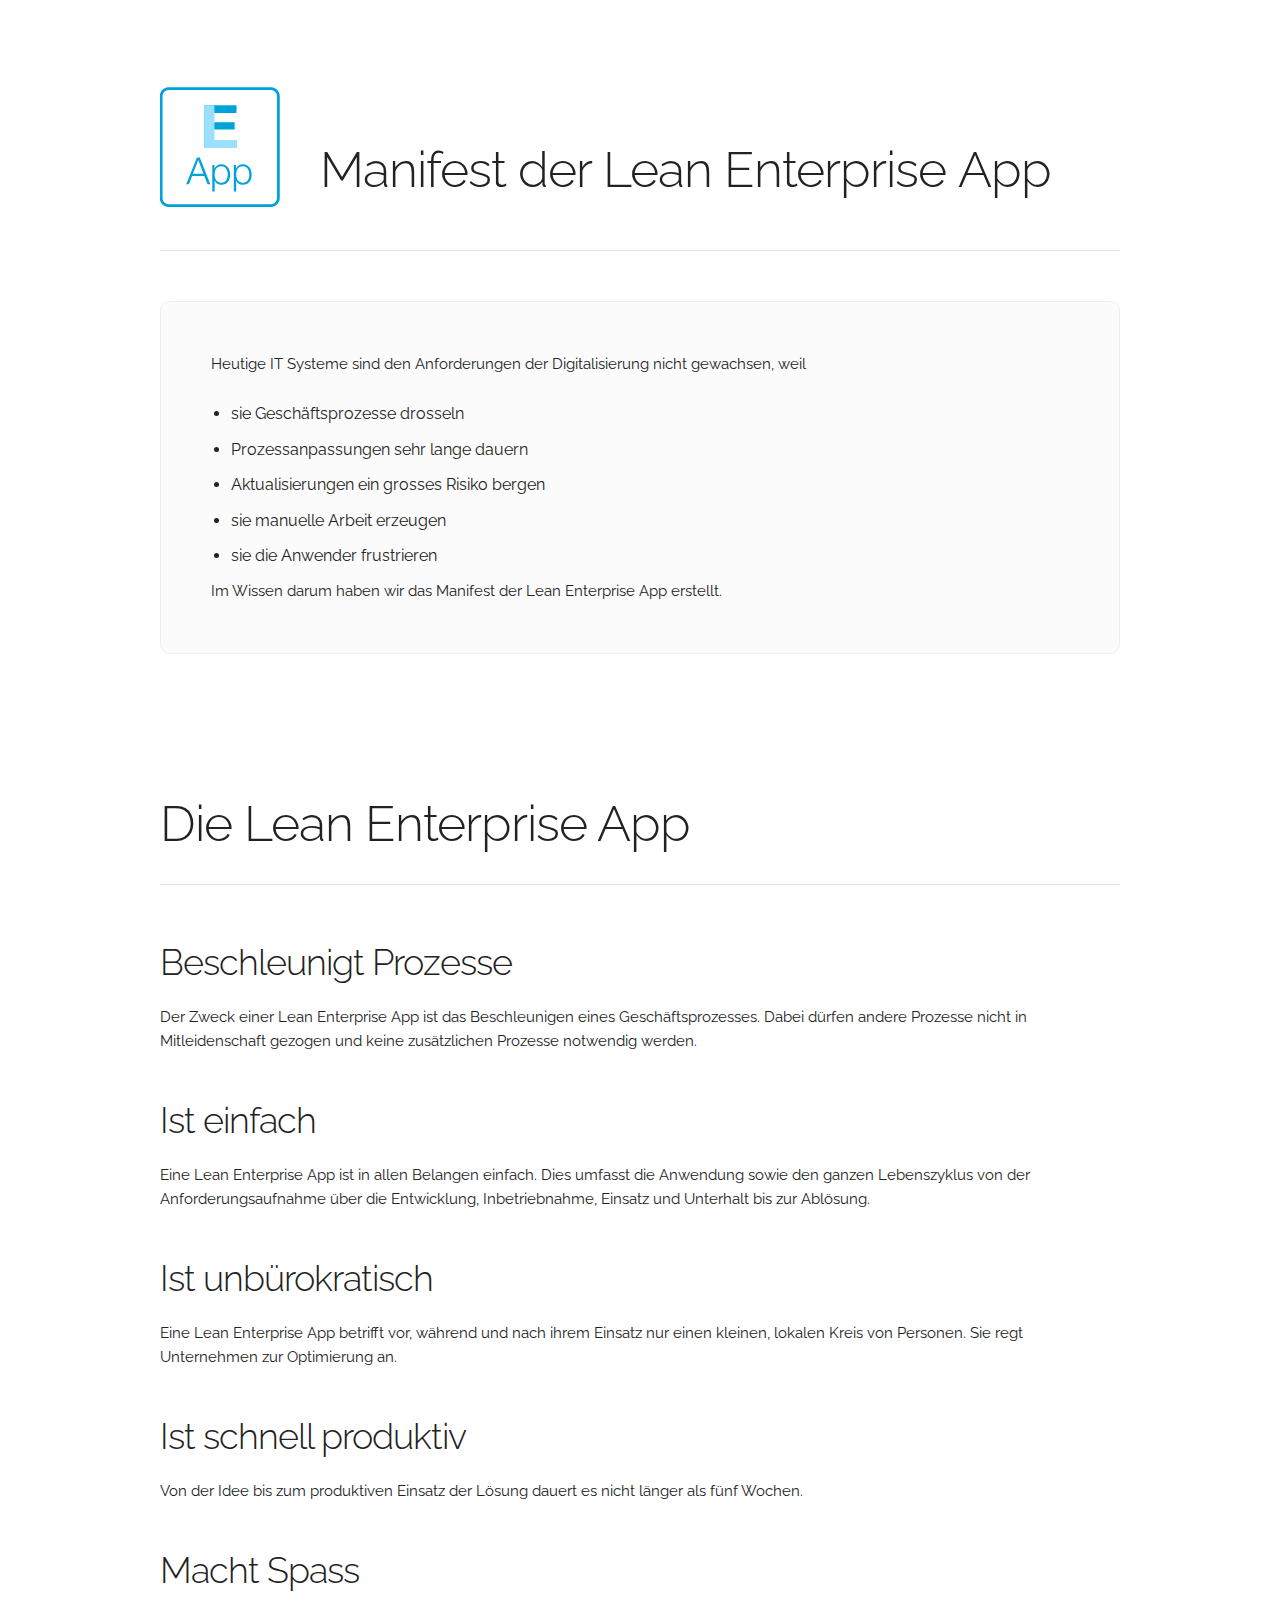
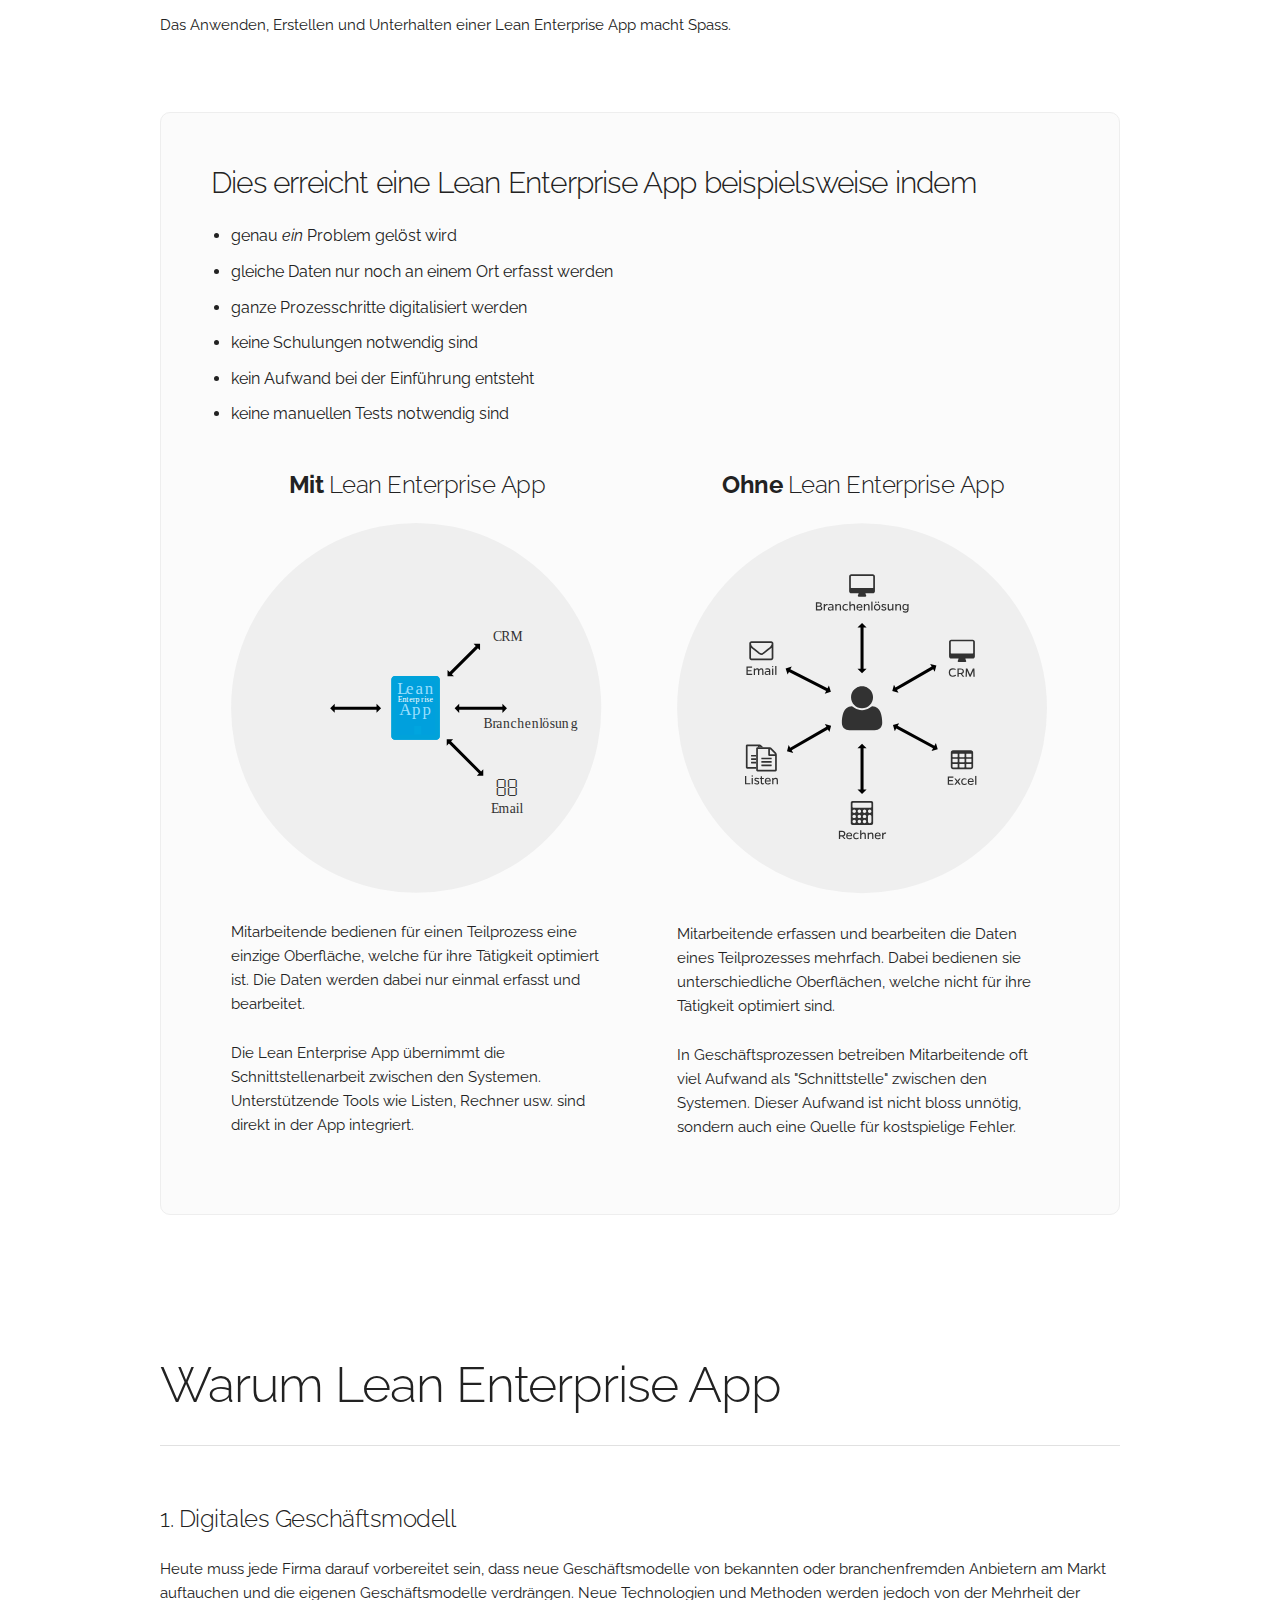
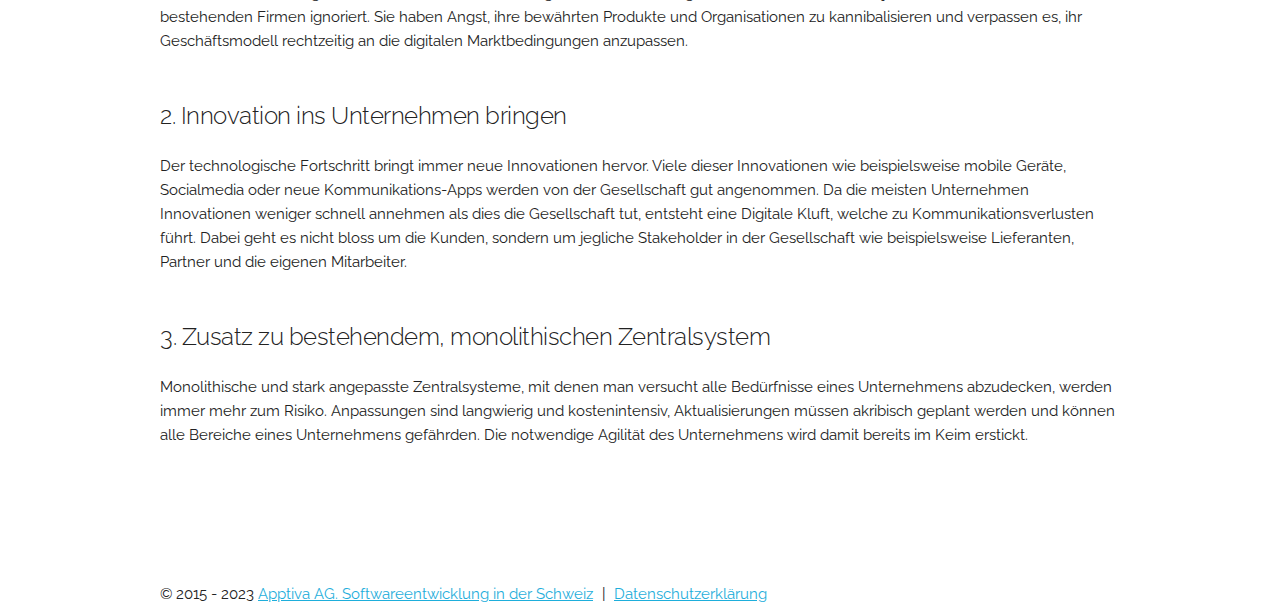
<file: index.html>
<!DOCTYPE html>
<html lang="de">
  <head>
    <!-- Basic Page Needs
  –––––––––––––––––––––––––––––––––––––––––––––––––– -->
    <meta charset="utf-8" />
    <title>Manifest der Lean Enterprise App</title>
    <meta name="description" content="Manifest der Lean Enterprise App" />
    <meta name="author" content="" />

    <!-- Mobile Specific Metas
  –––––––––––––––––––––––––––––––––––––––––––––––––– -->
    <meta name="viewport" content="width=device-width, initial-scale=1" />

    <!-- SEO, OG and Twitter Metas
  –––––––––––––––––––––––––––––––––––––––––––––––––– -->
    <meta name="description" content="Das Manifest der Lean Enterprise App" />
    <meta name="robots" content="noodp" />
    <meta property="og:locale" content="de_DE" />
    <meta property="og:type" content="article" />
    <meta property="og:title" content="Das Manifest der Lean Enterprise App" />
    <meta
      property="og:description"
      content="Eine Lean Enterprise App beschleunigt Prozesse, ist einfach, unbürokratisch, schnell produktiv und macht Spass."
    />
    <meta property="og:url" content="https://lean-enterprise-app.com" />
    <meta property="og:site_name" content="Lean Enterprise App" />
    <meta
      property="og:image"
      content="https://lean-enterprise-app.com/images/Logo@3x.png"
    />
    <meta name="twitter:card" content="summary" />
    <meta
      name="twitter:description"
      content="Eine Lean Enterprise App beschleunigt Prozesse, ist einfach, unbürokratisch, schnell produktiv und macht Spass."
    />
    <meta name="twitter:title" content="Das Manifest der Lean Enterprise App" />
    <meta name="twitter:site" content="@leaneapp" />
    <meta
      name="twitter:image"
      content="https://lean-enterprise-app.com/images/Logo@3x.png"
    />
    <meta name="twitter:creator" content="@leaneapp" />

    <!-- FONT
  –––––––––––––––––––––––––––––––––––––––––––––––––– -->
    <link
      href="https://fonts.googleapis.com/css?family=Raleway:400,300,600"
      rel="stylesheet"
      type="text/css"
    />

    <!-- CSS
  –––––––––––––––––––––––––––––––––––––––––––––––––– -->
    <link rel="stylesheet" href="css/normalize.css" />
    <link rel="stylesheet" href="css/skeleton.css" />
    <link rel="stylesheet" href="css/custom.css" />
    <link
      rel="stylesheet"
      href="https://maxcdn.bootstrapcdn.com/font-awesome/4.5.0/css/font-awesome.min.css"
    />

    <!-- Favicon
  –––––––––––––––––––––––––––––––––––––––––––––––––– -->
    <link rel="icon" type="image/png" href="images/favicon.ico" />

    <script
      defer
      data-domain="lean-enterprise-app.com"
      src="https://plausible.io/js/script.js"
    ></script>
  </head>

  <body>
    <div class="container">
      <div class="row title">
        <div class="title-logo">
          <img src="images/leapp.svg" alt="Lean Enterprise App" />
        </div>
        <div>
          <h1>Manifest der Lean Enterprise&nbsp;App</h1>
        </div>
      </div>
      <hr />

      <div class="solution">
        <p>
          Heutige IT Systeme sind den Anforderungen der Digitalisierung nicht
          gewachsen, weil
        </p>
        <ul>
          <li>sie Geschäftsprozesse drosseln</li>
          <li>Prozessanpassungen sehr lange dauern</li>
          <li>Aktualisierungen ein grosses Risiko bergen</li>
          <li>sie manuelle Arbeit erzeugen</li>
          <li>sie die Anwender frustrieren</li>
        </ul>
        <p style="margin-bottom: 0">
          Im Wissen darum haben wir das Manifest der Lean Enterprise App
          erstellt.
        </p>
      </div>

      <div class="row title">
        <div>
          <h1>Die Lean Enterprise App</h1>
          <hr />
        </div>
      </div>

      <div class="row">
        <h2>Beschleunigt Prozesse</h2>
        <p>
          Der Zweck einer Lean Enterprise App ist das Beschleunigen eines
          Geschäftsprozesses. Dabei dürfen andere Prozesse nicht in
          Mitleidenschaft gezogen und keine zusätzlichen Prozesse notwendig
          werden.
        </p>
      </div>

      <div class="row">
        <h2 class="section-heading">Ist einfach</h2>
        <p>
          Eine Lean Enterprise App ist in allen Belangen einfach. Dies umfasst
          die Anwendung sowie den ganzen Lebenszyklus von der
          Anforderungsaufnahme über die Entwicklung, Inbetriebnahme, Einsatz und
          Unterhalt bis zur Ablösung.
        </p>
      </div>

      <div class="row">
        <h2>Ist unbürokratisch</h2>
        <p>
          Eine Lean Enterprise App betrifft vor, während und nach ihrem Einsatz
          nur einen kleinen, lokalen Kreis von Personen. Sie regt Unternehmen
          zur Optimierung an.
        </p>
      </div>

      <div class="row">
        <h2>Ist schnell produktiv</h2>
        <p>
          Von der Idee bis zum produktiven Einsatz der Lösung dauert es nicht
          länger als fünf Wochen.
        </p>
      </div>

      <div class="row">
        <h2>Macht Spass</h2>
        <p>
          Das Anwenden, Erstellen und Unterhalten einer Lean Enterprise App
          macht Spass.
        </p>
      </div>

      <div class="solution">
        <h4>Dies erreicht eine Lean Enterprise App beispielsweise indem</h4>
        <ul>
          <li>genau <em>ein</em> Problem gelöst wird</li>
          <li>gleiche Daten nur noch an einem Ort erfasst werden</li>
          <li>ganze Prozesschritte digitalisiert werden</li>
          <li>keine Schulungen notwendig sind</li>
          <li>kein Aufwand bei der Einführung entsteht</li>
          <li>keine manuellen Tests notwendig sind</li>
        </ul>
        <div class="row compare">
          <div class="one-half column">
            <h5><strong>Mit</strong> Lean Enterprise&nbsp;App</h5>
            <img
              src="images/lea-beschreibung.svg"
              alt="Prozessschritt mit Lean Enterprise App"
            />
            <p>
              Mitarbeitende bedienen für einen Teilprozess eine einzige
              Oberfläche, welche für ihre Tätigkeit optimiert ist. Die Daten
              werden dabei nur einmal erfasst und bearbeitet.
            </p>
            <p>
              Die Lean Enterprise App übernimmt die Schnittstellenarbeit
              zwischen den Systemen. Unterstützende Tools wie Listen, Rechner
              usw. sind direkt in der App integriert.
            </p>
          </div>
          <div class="one-half column">
            <h5><strong>Ohne</strong> Lean Enterprise&nbsp;App</h5>
            <img
              src="images/konventionell.svg"
              alt="Konventioneller Prozessschritt"
            />
            <p>
              Mitarbeitende erfassen und bearbeiten die Daten eines
              Teilprozesses mehrfach. Dabei bedienen sie unterschiedliche
              Oberflächen, welche nicht für ihre Tätigkeit optimiert sind.
            </p>
            <p>
              In Geschäftsprozessen betreiben Mitarbeitende oft viel Aufwand als
              "Schnittstelle" zwischen den Systemen. Dieser Aufwand ist nicht
              bloss unnötig, sondern auch eine Quelle für kostspielige Fehler.
            </p>
          </div>
        </div>
      </div>

      <div class="row title">
        <div>
          <h1>Warum Lean Enterprise App</h1>
          <hr />
        </div>
      </div>

      <div class="row">
        <h5>1. Digitales Geschäftsmodell</h5>
        <p>
          Heute muss jede Firma darauf vorbereitet sein, dass neue
          Geschäftsmodelle von bekannten oder branchenfremden Anbietern am Markt
          auftauchen und die eigenen Geschäftsmodelle verdrängen. Neue
          Technologien und Methoden werden jedoch von der Mehrheit der
          bestehenden Firmen ignoriert. Sie haben Angst, ihre bewährten Produkte
          und Organisationen zu kannibalisieren und verpassen es, ihr
          Geschäftsmodell rechtzeitig an die digitalen Marktbedingungen
          anzupassen.
        </p>
      </div>

      <div class="row">
        <h5>2. Innovation ins Unternehmen bringen</h5>
        <p>
          Der technologische Fortschritt bringt immer neue Innovationen hervor.
          Viele dieser Innovationen wie beispielsweise mobile Geräte,
          Socialmedia oder neue Kommunikations-Apps werden von der Gesellschaft
          gut angenommen. Da die meisten Unternehmen Innovationen weniger
          schnell annehmen als dies die Gesellschaft tut, entsteht eine Digitale
          Kluft, welche zu Kommunikationsverlusten führt. Dabei geht es nicht
          bloss um die Kunden, sondern um jegliche Stakeholder in der
          Gesellschaft wie beispielsweise Lieferanten, Partner und die eigenen
          Mitarbeiter.
        </p>
      </div>

      <div class="row">
        <h5>3. Zusatz zu bestehendem, monolithischen Zentralsystem</h5>
        <p>
          Monolithische und stark angepasste Zentralsysteme, mit denen man
          versucht alle Bedürfnisse eines Unternehmens abzudecken, werden immer
          mehr zum Risiko. Anpassungen sind langwierig und kostenintensiv,
          Aktualisierungen müssen akribisch geplant werden und können alle
          Bereiche eines Unternehmens gefährden. Die notwendige Agilität des
          Unternehmens wird damit bereits im Keim erstickt.
        </p>
      </div>
    </div>

    <footer>
      <div class="container">
        © 2015 - 2023
        <a href="https://apptiva.ch"
          >Apptiva AG. Softwareentwicklung in der Schweiz</a
        >&ensp;|&ensp;<a href="/datenschutzerklaerung.html"
          >Datenschutzerklärung</a
        >
      </div>
    </footer>
  </body>
</html>
</file>
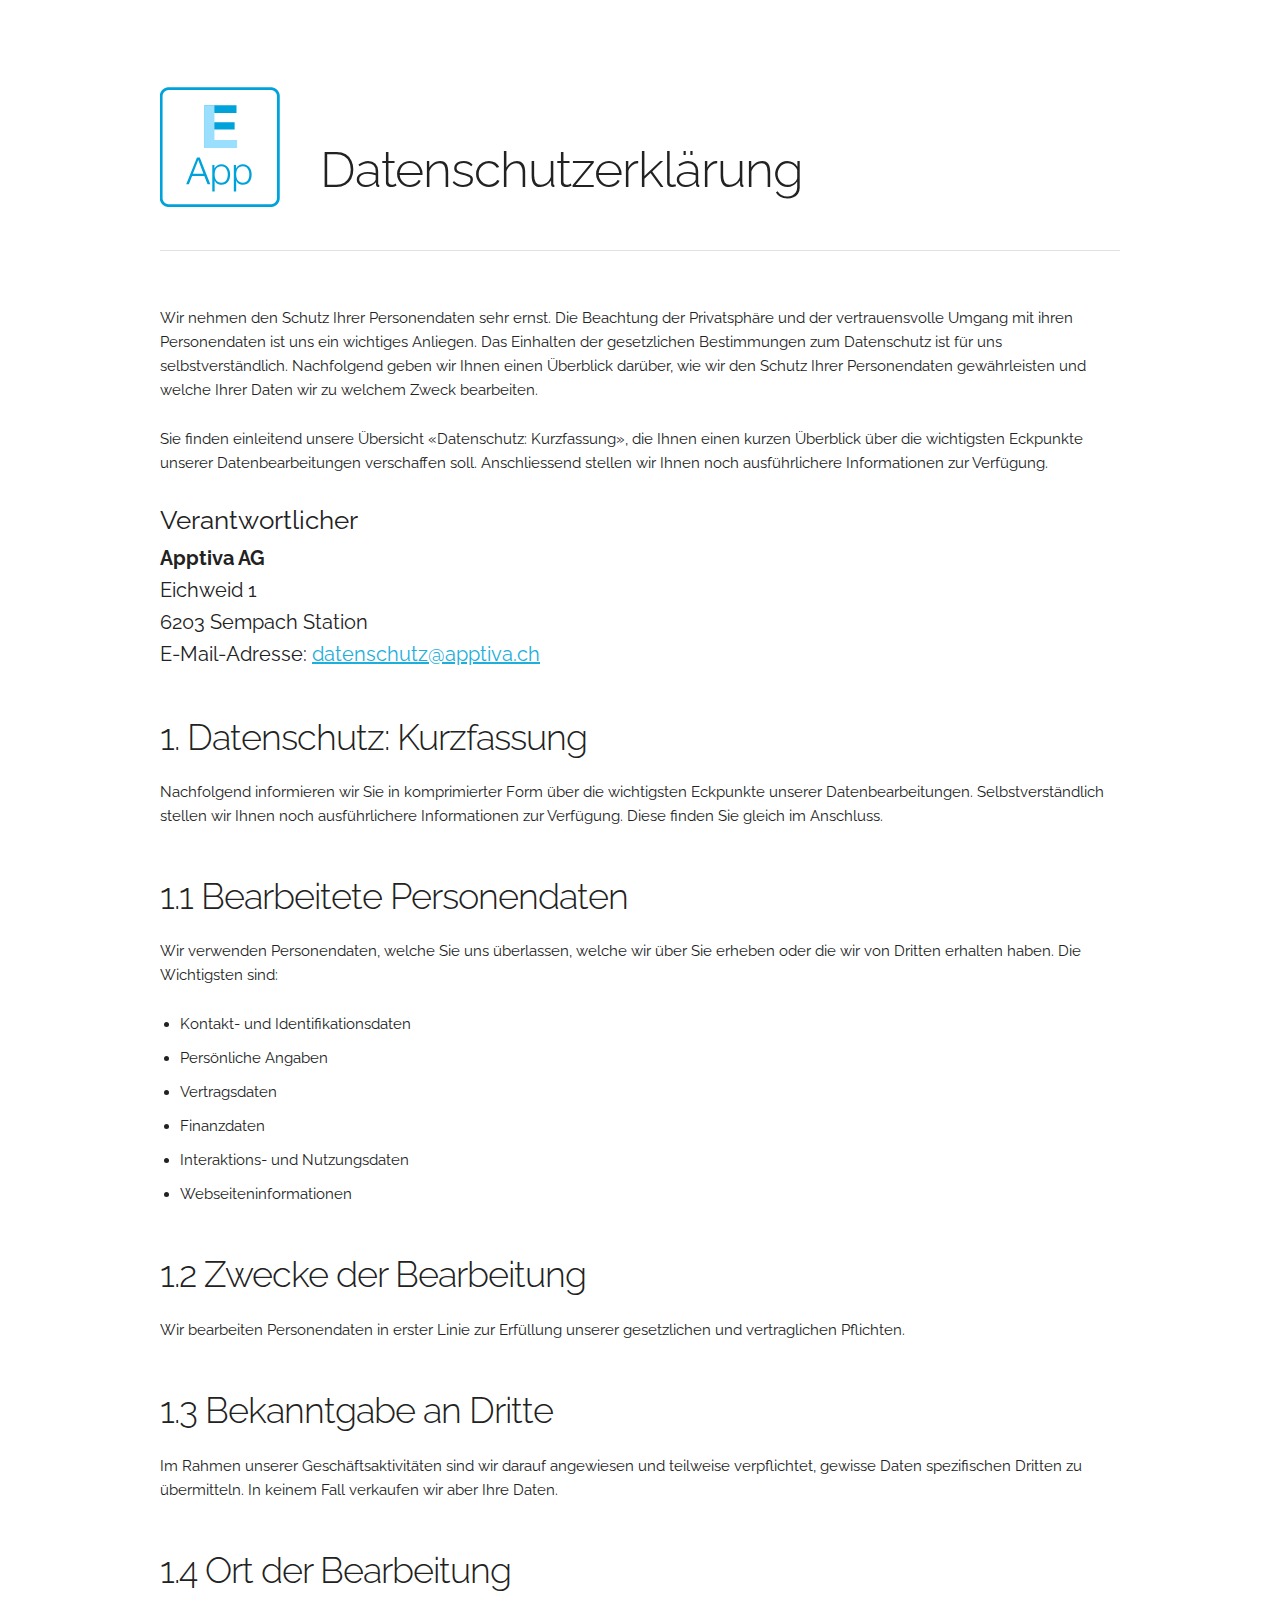
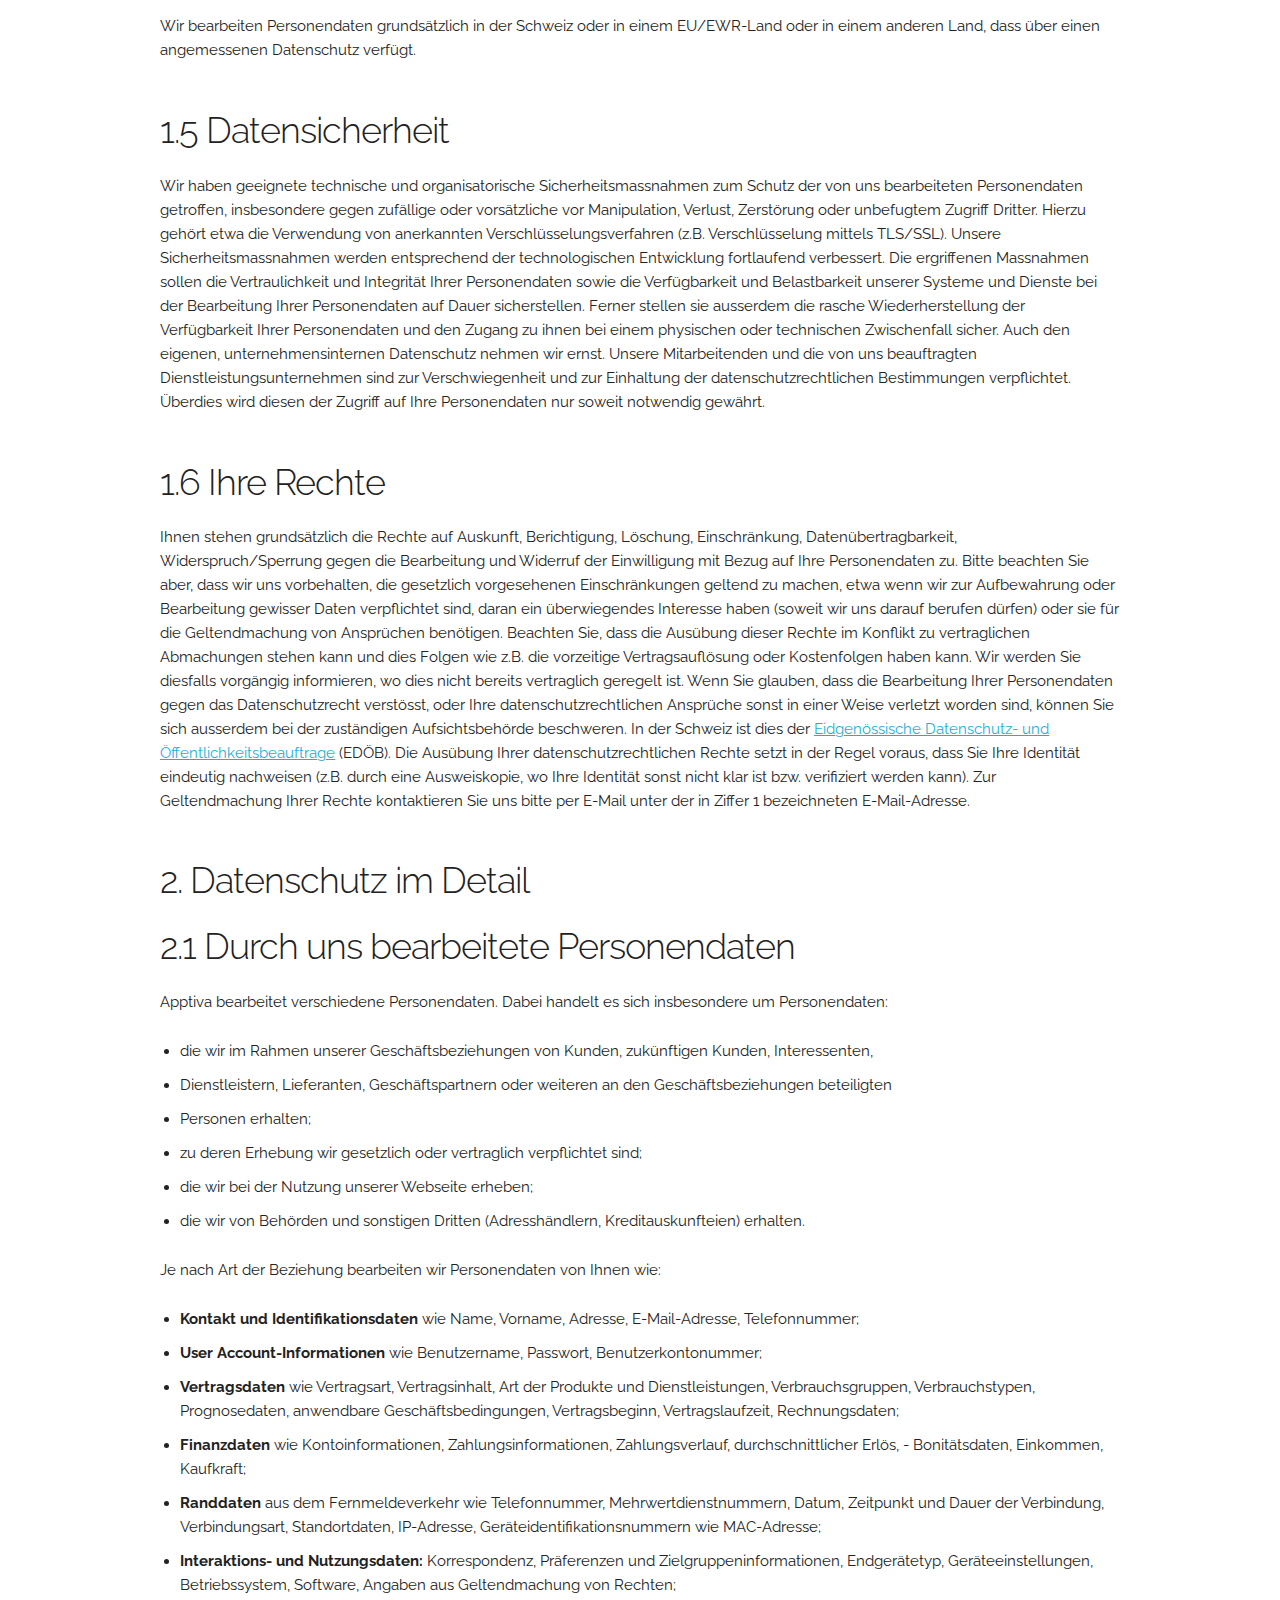
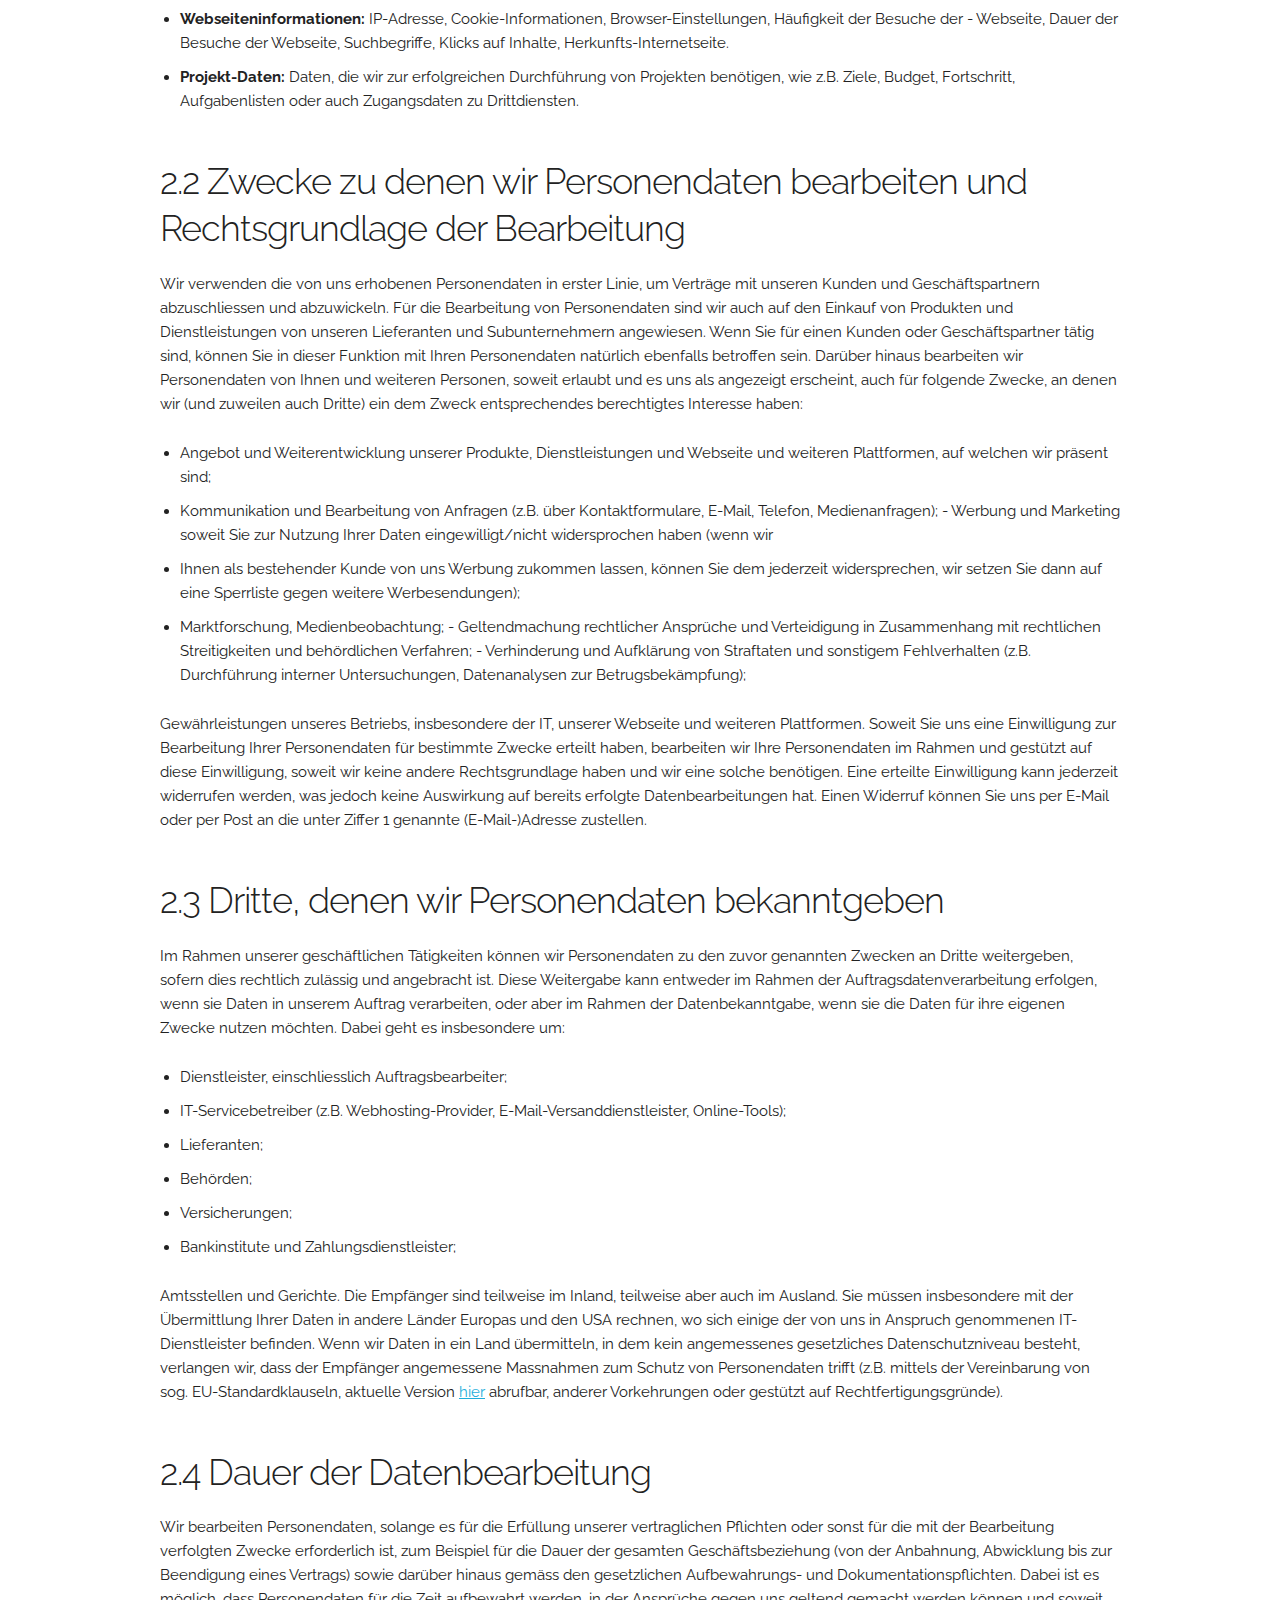
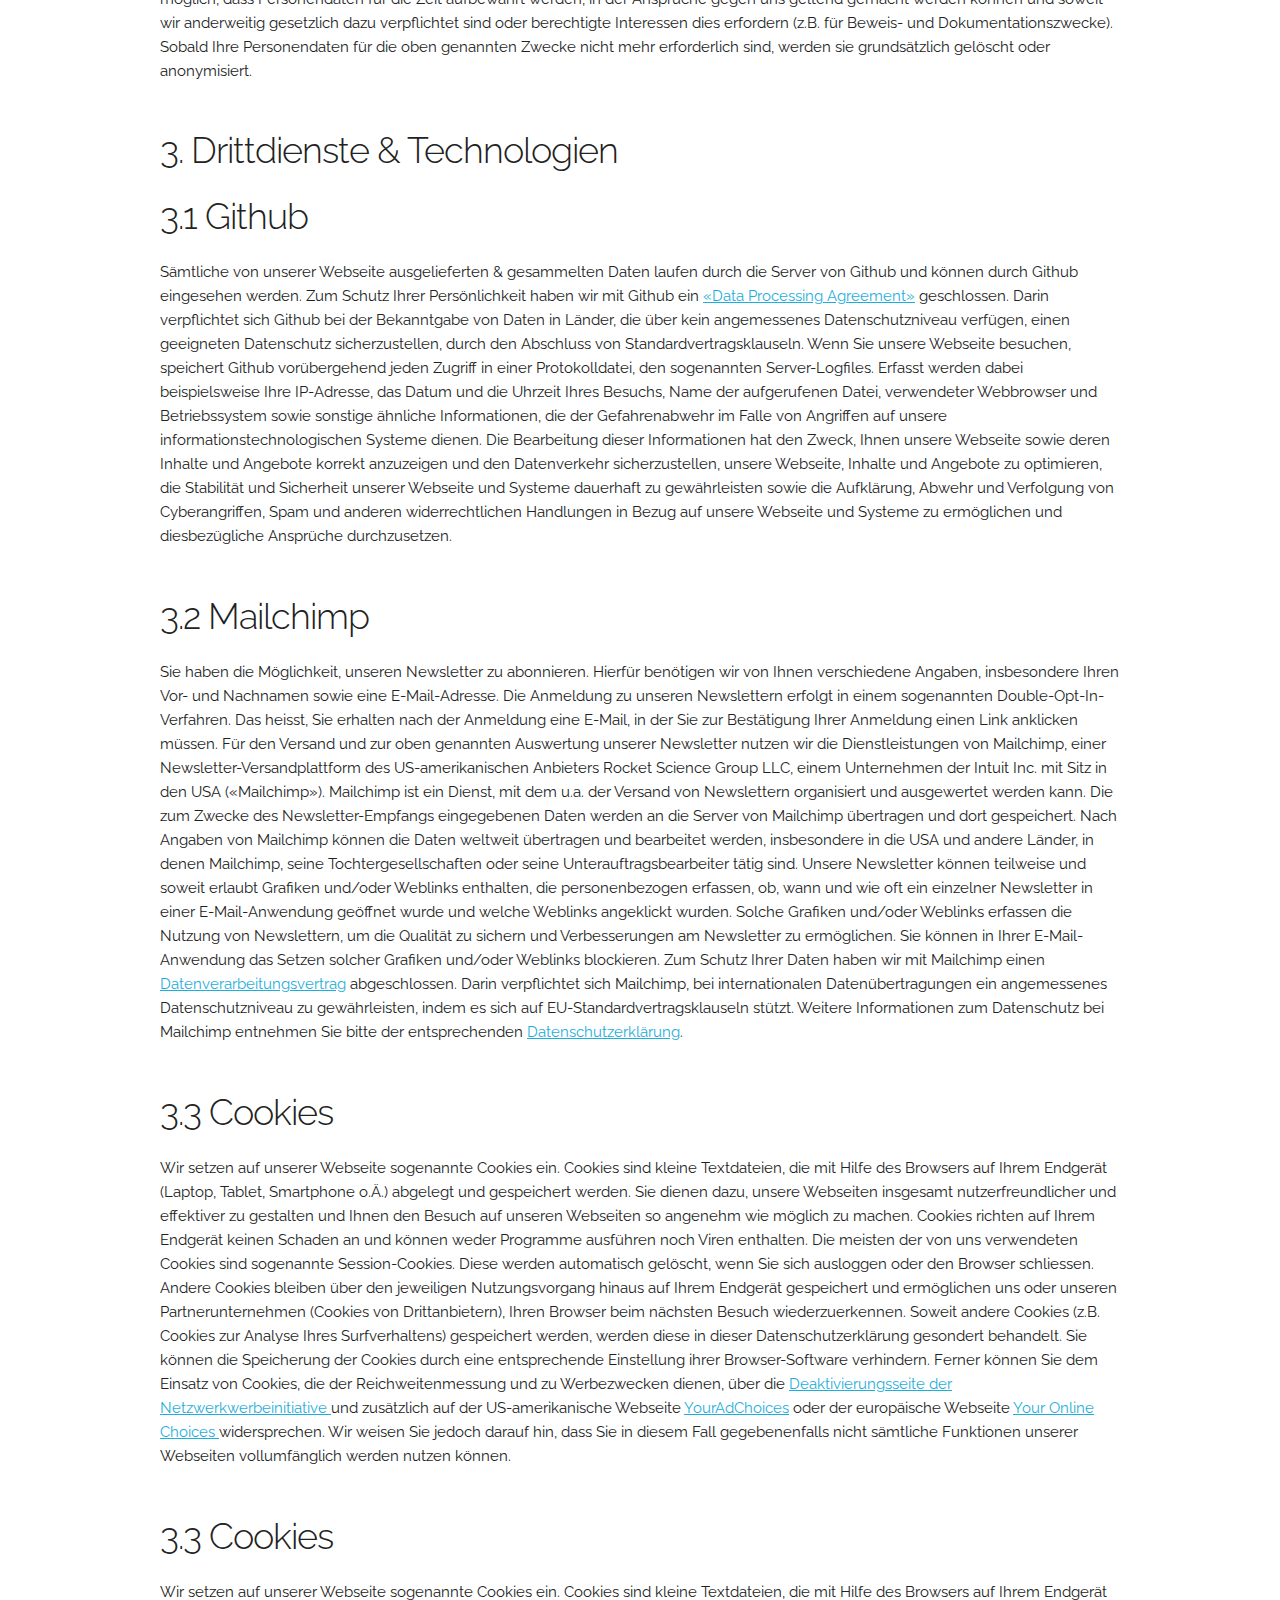
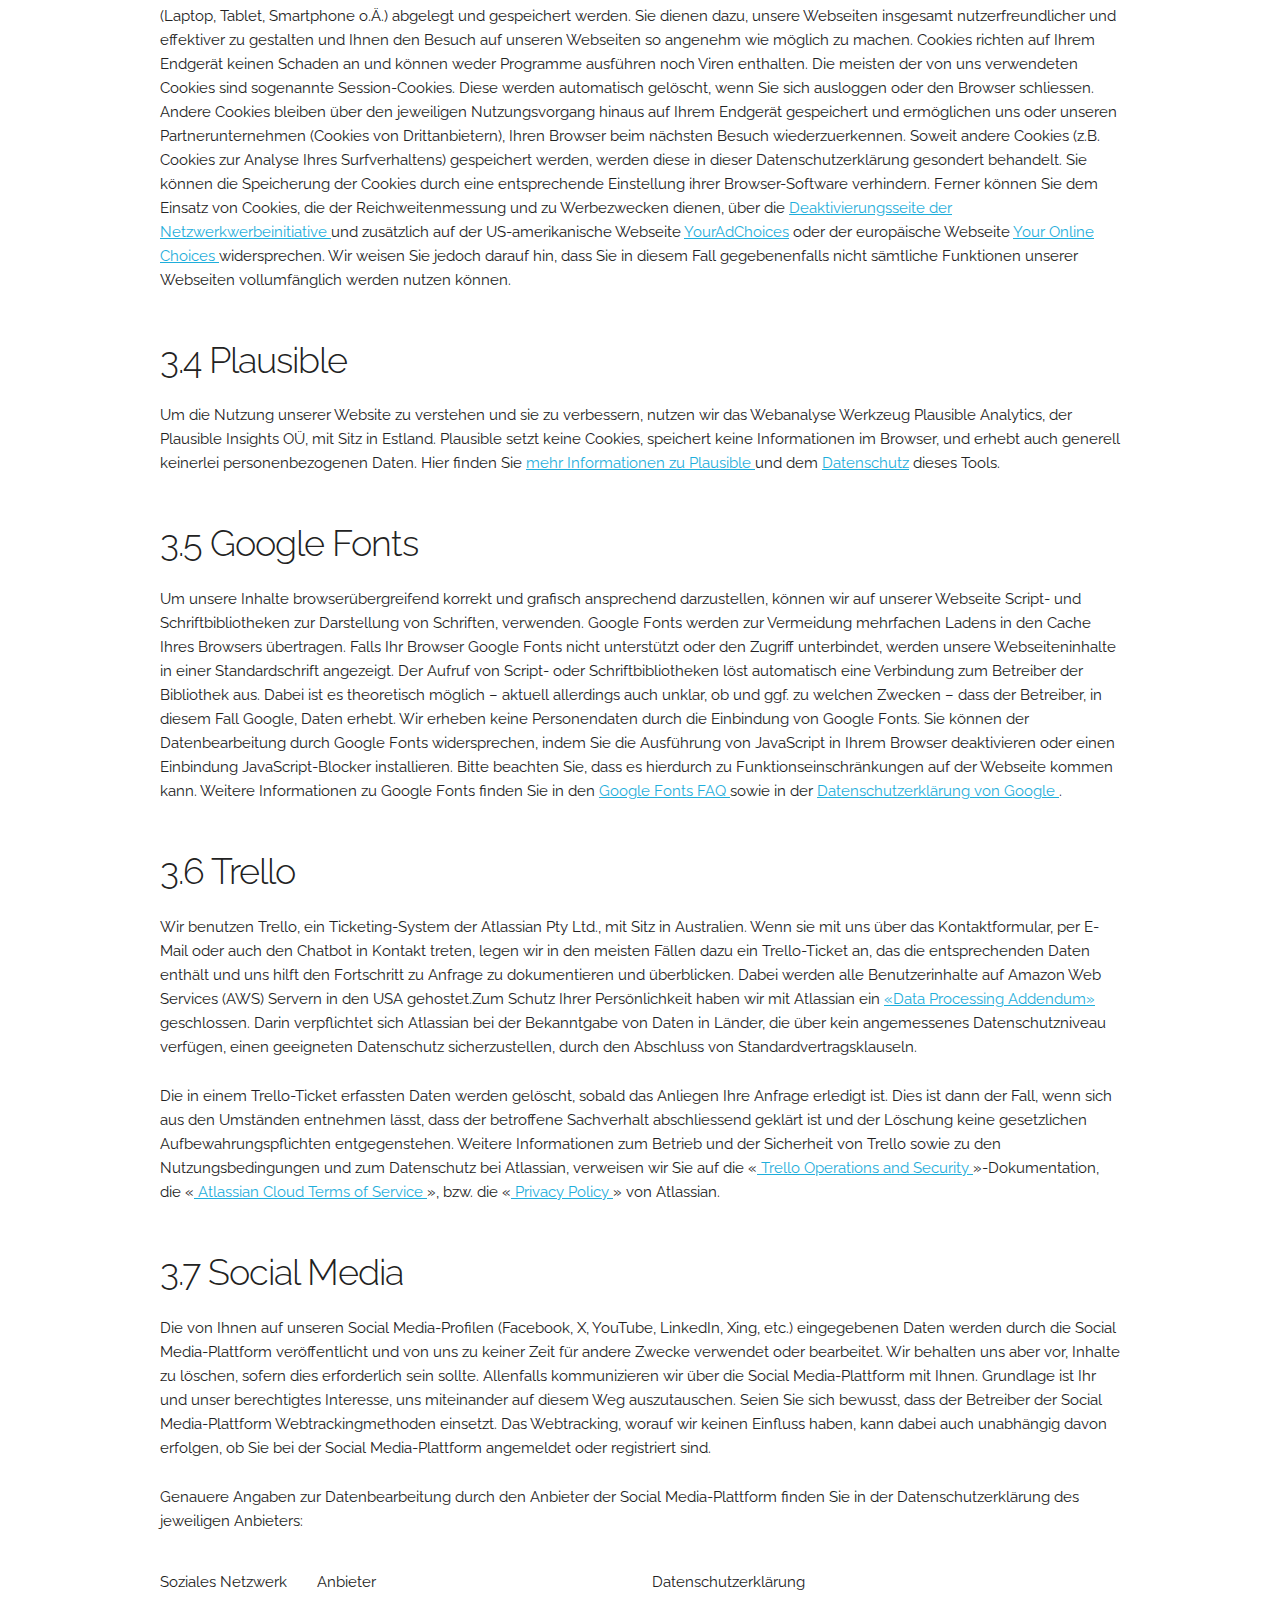
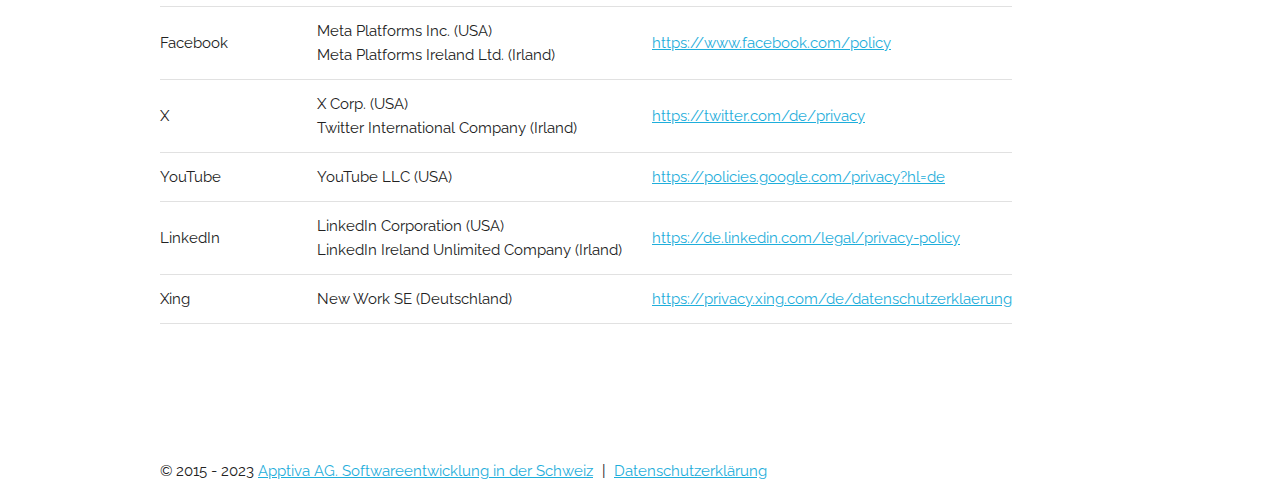
<file: datenschutzerklaerung.html>
<!DOCTYPE html>
<html lang="de">
  <head>
    <!-- Basic Page Needs
  –––––––––––––––––––––––––––––––––––––––––––––––––– -->
    <meta charset="utf-8" />
    <title>Datenschutzerklärung - Lean Enterprise App</title>
    <meta name="description" content="Manifest der Lean Enterprise App" />
    <meta name="author" content="" />

    <!-- Mobile Specific Metas
  –––––––––––––––––––––––––––––––––––––––––––––––––– -->
    <meta name="viewport" content="width=device-width, initial-scale=1" />

    <!-- SEO, OG and Twitter Metas
  –––––––––––––––––––––––––––––––––––––––––––––––––– -->
    <meta
      name="description"
      content="Datenschutzerklärung - Lean Enterprise App"
    />
    <meta name="robots" content="noodp" />
    <meta property="og:locale" content="de_DE" />
    <meta property="og:type" content="article" />
    <meta
      property="og:title"
      content="Datenschutzerklärung - Lean Enterprise App"
    />
    <meta
      property="og:description"
      content="Wir nehmen den Schutz Ihrer Personendaten sehr ernst. Die Beachtung der
  Privatsphäre und der vertrauensvolle Umgang mit ihren Personendaten ist uns
  ein wichtiges Anliegen. Das Einhalten der gesetzlichen Bestimmungen zum
  Datenschutz ist für uns selbstverständlich. Nachfolgend geben wir Ihnen einen
  Überblick darüber, wie wir den Schutz Ihrer Personendaten gewährleisten und
  welche Ihrer Daten wir zu welchem Zweck bearbeiten."
    />
    <meta property="og:url" content="https://lean-enterprise-app.com" />
    <meta property="og:site_name" content="Lean Enterprise App" />
    <meta
      property="og:image"
      content="https://lean-enterprise-app.com/images/Logo@3x.png"
    />
    <meta name="twitter:card" content="summary" />
    <meta
      name="twitter:description"
      content="Wir nehmen den Schutz Ihrer Personendaten sehr ernst. Die Beachtung der
  Privatsphäre und der vertrauensvolle Umgang mit ihren Personendaten ist uns
  ein wichtiges Anliegen. Das Einhalten der gesetzlichen Bestimmungen zum
  Datenschutz ist für uns selbstverständlich. Nachfolgend geben wir Ihnen einen
  Überblick darüber, wie wir den Schutz Ihrer Personendaten gewährleisten und
  welche Ihrer Daten wir zu welchem Zweck bearbeiten."
    />
    <meta name="twitter:title" content="Das Manifest der Lean Enterprise App" />
    <meta name="twitter:site" content="@leaneapp" />
    <meta
      name="twitter:image"
      content="https://lean-enterprise-app.com/images/Logo@3x.png"
    />
    <meta name="twitter:creator" content="@leaneapp" />

    <!-- FONT
  –––––––––––––––––––––––––––––––––––––––––––––––––– -->
    <link
      href="https://fonts.googleapis.com/css?family=Raleway:400,300,600"
      rel="stylesheet"
      type="text/css"
    />

    <!-- CSS
  –––––––––––––––––––––––––––––––––––––––––––––––––– -->
    <link rel="stylesheet" href="css/normalize.css" />
    <link rel="stylesheet" href="css/skeleton.css" />
    <link rel="stylesheet" href="css/custom.css" />
    <link
      rel="stylesheet"
      href="https://maxcdn.bootstrapcdn.com/font-awesome/4.5.0/css/font-awesome.min.css"
    />

    <!-- Favicon
  –––––––––––––––––––––––––––––––––––––––––––––––––– -->
    <link rel="icon" type="image/png" href="images/favicon.ico" />
    <script
      defer
      data-domain="lean-enterprise-app.com"
      src="https://plausible.io/js/script.js"
    ></script>
  </head>
  <body>
    <div class="container">
      <div class="row title">
        <div class="title-logo">
          <a href="/"
            ><img src="images/leapp.svg" alt="Lean Enterprise App"
          /></a>
        </div>
        <div>
          <h1>Datenschutzerklärung</h1>
        </div>
      </div>
      <hr />

      <div class="row">
        <p>
          Wir nehmen den Schutz Ihrer Personendaten sehr ernst. Die Beachtung
          der Privatsphäre und der vertrauensvolle Umgang mit ihren
          Personendaten ist uns ein wichtiges Anliegen. Das Einhalten der
          gesetzlichen Bestimmungen zum Datenschutz ist für uns
          selbstverständlich. Nachfolgend geben wir Ihnen einen Überblick
          darüber, wie wir den Schutz Ihrer Personendaten gewährleisten und
          welche Ihrer Daten wir zu welchem Zweck bearbeiten.
        </p>
        <p>
          Sie finden einleitend unsere Übersicht «Datenschutz: Kurzfassung», die
          Ihnen einen kurzen Überblick über die wichtigsten Eckpunkte unserer
          Datenbearbeitungen verschaffen soll. Anschliessend stellen wir Ihnen
          noch ausführlichere Informationen zur Verfügung.
        </p>
        <p style="font-size: 2rem">
          <span style="font-size: 2.6rem">Verantwortlicher</span><br />
          <b>Apptiva AG</b><br />
          Eichweid 1<br />
          6203 Sempach Station<br />

          E-Mail-Adresse:
          <a href="mailto:datenschutz@apptiva.ch">datenschutz@apptiva.ch</a>
        </p>
      </div>

      <div class="row">
        <h2 class="section-heading">1. Datenschutz: Kurzfassung</h2>
        <p>
          Nachfolgend informieren wir Sie in komprimierter Form über die
          wichtigsten Eckpunkte unserer Datenbearbeitungen. Selbstverständlich
          stellen wir Ihnen noch ausführlichere Informationen zur Verfügung.
          Diese finden Sie gleich im Anschluss.
        </p>
      </div>

      <div class="row">
        <h3>1.1 Bearbeitete Personendaten</h3>
        <p>
          Wir verwenden Personendaten, welche Sie uns überlassen, welche wir
          über Sie erheben oder die wir von Dritten erhalten haben. Die
          Wichtigsten sind:
        </p>
        <ul>
          <li>Kontakt- und Identifikationsdaten</li>
          <li>Persönliche Angaben</li>
          <li>Vertragsdaten</li>
          <li>Finanzdaten</li>
          <li>Interaktions- und Nutzungsdaten</li>
          <li>Webseiteninformationen</li>
        </ul>
      </div>

      <div class="row">
        <h3>1.2 Zwecke der Bearbeitung</h3>
        <p>
          Wir bearbeiten Personendaten in erster Linie zur Erfüllung unserer
          gesetzlichen und vertraglichen Pflichten.
        </p>
      </div>

      <div class="row">
        <h3>1.3 Bekanntgabe an Dritte</h3>
        <p>
          Im Rahmen unserer Geschäftsaktivitäten sind wir darauf angewiesen und
          teilweise verpflichtet, gewisse Daten spezifischen Dritten zu
          übermitteln. In keinem Fall verkaufen wir aber Ihre Daten.
        </p>
      </div>

      <div class="row">
        <h3>1.4 Ort der Bearbeitung</h3>
        <p>
          Wir bearbeiten Personendaten grundsätzlich in der Schweiz oder in
          einem EU/EWR-Land oder in einem anderen Land, dass über einen
          angemessenen Datenschutz verfügt.
        </p>
      </div>

      <div class="row">
        <h3>1.5 Datensicherheit</h3>
        <p>
          Wir haben geeignete technische und organisatorische
          Sicherheitsmassnahmen zum Schutz der von uns bearbeiteten
          Personendaten getroffen, insbesondere gegen zufällige oder
          vorsätzliche vor Manipulation, Verlust, Zerstörung oder unbefugtem
          Zugriff Dritter. Hierzu gehört etwa die Verwendung von anerkannten
          Verschlüsselungsverfahren (z.B. Verschlüsselung mittels TLS/SSL).
          Unsere Sicherheitsmassnahmen werden entsprechend der technologischen
          Entwicklung fortlaufend verbessert. Die ergriffenen Massnahmen sollen
          die Vertraulichkeit und Integrität Ihrer Personendaten sowie die
          Verfügbarkeit und Belastbarkeit unserer Systeme und Dienste bei der
          Bearbeitung Ihrer Personendaten auf Dauer sicherstellen. Ferner
          stellen sie ausserdem die rasche Wiederherstellung der Verfügbarkeit
          Ihrer Personendaten und den Zugang zu ihnen bei einem physischen oder
          technischen Zwischenfall sicher. Auch den eigenen,
          unternehmensinternen Datenschutz nehmen wir ernst. Unsere
          Mitarbeitenden und die von uns beauftragten Dienstleistungsunternehmen
          sind zur Verschwiegenheit und zur Einhaltung der
          datenschutzrechtlichen Bestimmungen verpflichtet. Überdies wird diesen
          der Zugriff auf Ihre Personendaten nur soweit notwendig gewährt.
        </p>
      </div>

      <div class="row">
        <h3>1.6 Ihre Rechte</h3>
        <p>
          Ihnen stehen grundsätzlich die Rechte auf Auskunft, Berichtigung,
          Löschung, Einschränkung, Datenübertragbarkeit, Widerspruch/Sperrung
          gegen die Bearbeitung und Widerruf der Einwilligung mit Bezug auf Ihre
          Personendaten zu. Bitte beachten Sie aber, dass wir uns vorbehalten,
          die gesetzlich vorgesehenen Einschränkungen geltend zu machen, etwa
          wenn wir zur Aufbewahrung oder Bearbeitung gewisser Daten verpflichtet
          sind, daran ein überwiegendes Interesse haben (soweit wir uns darauf
          berufen dürfen) oder sie für die Geltendmachung von Ansprüchen
          benötigen. Beachten Sie, dass die Ausübung dieser Rechte im Konflikt
          zu vertraglichen Abmachungen stehen kann und dies Folgen wie z.B. die
          vorzeitige Vertragsauflösung oder Kostenfolgen haben kann. Wir werden
          Sie diesfalls vorgängig informieren, wo dies nicht bereits vertraglich
          geregelt ist. Wenn Sie glauben, dass die Bearbeitung Ihrer
          Personendaten gegen das Datenschutzrecht verstösst, oder Ihre
          datenschutzrechtlichen Ansprüche sonst in einer Weise verletzt worden
          sind, können Sie sich ausserdem bei der zuständigen Aufsichtsbehörde
          beschweren. In der Schweiz ist dies der
          <a href="https://www.edoeb.admin.ch/edoeb/de/home.html"
            >Eidgenössische Datenschutz- und Öffentlichkeitsbeauftrage</a
          >
          (EDÖB). Die Ausübung Ihrer datenschutzrechtlichen Rechte setzt in der
          Regel voraus, dass Sie Ihre Identität eindeutig nachweisen (z.B. durch
          eine Ausweiskopie, wo Ihre Identität sonst nicht klar ist bzw.
          verifiziert werden kann). Zur Geltendmachung Ihrer Rechte kontaktieren
          Sie uns bitte per E-Mail unter der in Ziffer 1 bezeichneten
          E-Mail-Adresse.
        </p>
      </div>

      <div class="row">
        <h2>2. Datenschutz im Detail</h2>
        <h3>2.1 Durch uns bearbeitete Personendaten</h3>
        <p>
          Apptiva bearbeitet verschiedene Personendaten. Dabei handelt es sich
          insbesondere um Personendaten:
        </p>
        <ul>
          <li>
            die wir im Rahmen unserer Geschäftsbeziehungen von Kunden,
            zukünftigen Kunden, Interessenten,
          </li>
          <li>
            Dienstleistern, Lieferanten, Geschäftspartnern oder weiteren an den
            Geschäftsbeziehungen beteiligten
          </li>
          <li>Personen erhalten;</li>
          <li>
            zu deren Erhebung wir gesetzlich oder vertraglich verpflichtet sind;
          </li>
          <li>die wir bei der Nutzung unserer Webseite erheben;</li>
          <li>
            die wir von Behörden und sonstigen Dritten (Adresshändlern,
            Kreditauskunfteien) erhalten.
          </li>
        </ul>
        <p>
          Je nach Art der Beziehung bearbeiten wir Personendaten von Ihnen wie:
        </p>
        <ul>
          <li>
            <b>Kontakt und Identifikationsdaten</b> wie Name, Vorname, Adresse,
            E-Mail-Adresse, Telefonnummer;
          </li>
          <li>
            <b>User Account-Informationen</b> wie Benutzername, Passwort,
            Benutzerkontonummer;
          </li>
          <li>
            <b>Vertragsdaten</b> wie Vertragsart, Vertragsinhalt, Art der
            Produkte und Dienstleistungen, Verbrauchsgruppen, Verbrauchstypen,
            Prognosedaten, anwendbare Geschäftsbedingungen, Vertragsbeginn,
            Vertragslaufzeit, Rechnungsdaten;
          </li>
          <li>
            <b>Finanzdaten</b> wie Kontoinformationen, Zahlungsinformationen,
            Zahlungsverlauf, durchschnittlicher Erlös, - Bonitätsdaten,
            Einkommen, Kaufkraft;
          </li>
          <li>
            <b>Randdaten</b> aus dem Fernmeldeverkehr wie Telefonnummer,
            Mehrwertdienstnummern, Datum, Zeitpunkt und Dauer der Verbindung,
            Verbindungsart, Standortdaten, IP-Adresse,
            Geräteidentifikationsnummern wie MAC-Adresse;
          </li>
          <li>
            <b>Interaktions- und Nutzungsdaten:</b> Korrespondenz, Präferenzen
            und Zielgruppeninformationen, Endgerätetyp, Geräteeinstellungen,
            Betriebssystem, Software, Angaben aus Geltendmachung von Rechten;
          </li>
          <li>
            <b>Webseiteninformationen:</b> IP-Adresse, Cookie-Informationen,
            Browser-Einstellungen, Häufigkeit der Besuche der - Webseite, Dauer
            der Besuche der Webseite, Suchbegriffe, Klicks auf Inhalte,
            Herkunfts-Internetseite.
          </li>
          <li>
            <b>Projekt-Daten:</b> Daten, die wir zur erfolgreichen Durchführung
            von Projekten benötigen, wie z.B. Ziele, Budget, Fortschritt,
            Aufgabenlisten oder auch Zugangsdaten zu Drittdiensten.
          </li>
        </ul>
      </div>

      <div class="row">
        <h3>
          2.2 Zwecke zu denen wir Personendaten bearbeiten und Rechtsgrundlage
          der Bearbeitung
        </h3>
        <p>
          Wir verwenden die von uns erhobenen Personendaten in erster Linie, um
          Verträge mit unseren Kunden und Geschäftspartnern abzuschliessen und
          abzuwickeln. Für die Bearbeitung von Personendaten sind wir auch auf
          den Einkauf von Produkten und Dienstleistungen von unseren Lieferanten
          und Subunternehmern angewiesen. Wenn Sie für einen Kunden oder
          Geschäftspartner tätig sind, können Sie in dieser Funktion mit Ihren
          Personendaten natürlich ebenfalls betroffen sein. Darüber hinaus
          bearbeiten wir Personendaten von Ihnen und weiteren Personen, soweit
          erlaubt und es uns als angezeigt erscheint, auch für folgende Zwecke,
          an denen wir (und zuweilen auch Dritte) ein dem Zweck entsprechendes
          berechtigtes Interesse haben:
        </p>
        <ul>
          <li>
            Angebot und Weiterentwicklung unserer Produkte, Dienstleistungen und
            Webseite und weiteren Plattformen, auf welchen wir präsent sind;
          </li>
          <li>
            Kommunikation und Bearbeitung von Anfragen (z.B. über
            Kontaktformulare, E-Mail, Telefon, Medienanfragen); - Werbung und
            Marketing soweit Sie zur Nutzung Ihrer Daten eingewilligt/nicht
            widersprochen haben (wenn wir
          </li>
          <li>
            Ihnen als bestehender Kunde von uns Werbung zukommen lassen, können
            Sie dem jederzeit widersprechen, wir setzen Sie dann auf eine
            Sperrliste gegen weitere Werbesendungen);
          </li>
          <li>
            Marktforschung, Medienbeobachtung; - Geltendmachung rechtlicher
            Ansprüche und Verteidigung in Zusammenhang mit rechtlichen
            Streitigkeiten und behördlichen Verfahren; - Verhinderung und
            Aufklärung von Straftaten und sonstigem Fehlverhalten (z.B.
            Durchführung interner Untersuchungen, Datenanalysen zur
            Betrugsbekämpfung);
          </li>
        </ul>
        <p>
          Gewährleistungen unseres Betriebs, insbesondere der IT, unserer
          Webseite und weiteren Plattformen. Soweit Sie uns eine Einwilligung
          zur Bearbeitung Ihrer Personendaten für bestimmte Zwecke erteilt
          haben, bearbeiten wir Ihre Personendaten im Rahmen und gestützt auf
          diese Einwilligung, soweit wir keine andere Rechtsgrundlage haben und
          wir eine solche benötigen. Eine erteilte Einwilligung kann jederzeit
          widerrufen werden, was jedoch keine Auswirkung auf bereits erfolgte
          Datenbearbeitungen hat. Einen Widerruf können Sie uns per E-Mail oder
          per Post an die unter Ziffer 1 genannte (E-Mail-)Adresse zustellen.
        </p>
      </div>

      <div class="row">
        <h3>2.3 Dritte, denen wir Personendaten bekanntgeben</h3>
        <p>
          Im Rahmen unserer geschäftlichen Tätigkeiten können wir Personendaten
          zu den zuvor genannten Zwecken an Dritte weitergeben, sofern dies
          rechtlich zulässig und angebracht ist. Diese Weitergabe kann entweder
          im Rahmen der Auftragsdatenverarbeitung erfolgen, wenn sie Daten in
          unserem Auftrag verarbeiten, oder aber im Rahmen der Datenbekanntgabe,
          wenn sie die Daten für ihre eigenen Zwecke nutzen möchten. Dabei geht
          es insbesondere um:
        </p>
        <ul>
          <li>Dienstleister, einschliesslich Auftragsbearbeiter;</li>
          <li>
            IT-Servicebetreiber (z.B. Webhosting-Provider,
            E-Mail-Versanddienstleister, Online-Tools);
          </li>
          <li>Lieferanten;</li>
          <li>Behörden;</li>
          <li>Versicherungen;</li>
          <li>Bankinstitute und Zahlungsdienstleister;</li>
        </ul>
        <p>
          Amtsstellen und Gerichte. Die Empfänger sind teilweise im Inland,
          teilweise aber auch im Ausland. Sie müssen insbesondere mit der
          Übermittlung Ihrer Daten in andere Länder Europas und den USA rechnen,
          wo sich einige der von uns in Anspruch genommenen IT-Dienstleister
          befinden. Wenn wir Daten in ein Land übermitteln, in dem kein
          angemessenes gesetzliches Datenschutzniveau besteht, verlangen wir,
          dass der Empfänger angemessene Massnahmen zum Schutz von Personendaten
          trifft (z.B. mittels der Vereinbarung von sog. EU-Standardklauseln,
          aktuelle Version
          <a
            href="https://eur-lex.europa.eu/legal-content/DE/TXT/?uri=CELEX:32021D0914"
            >hier</a
          >
          abrufbar, anderer Vorkehrungen oder gestützt auf
          Rechtfertigungsgründe).
        </p>
      </div>

      <div class="row">
        <h3>2.4 Dauer der Datenbearbeitung</h3>
        <p>
          Wir bearbeiten Personendaten, solange es für die Erfüllung unserer
          vertraglichen Pflichten oder sonst für die mit der Bearbeitung
          verfolgten Zwecke erforderlich ist, zum Beispiel für die Dauer der
          gesamten Geschäftsbeziehung (von der Anbahnung, Abwicklung bis zur
          Beendigung eines Vertrags) sowie darüber hinaus gemäss den
          gesetzlichen Aufbewahrungs- und Dokumentationspflichten. Dabei ist es
          möglich, dass Personendaten für die Zeit aufbewahrt werden, in der
          Ansprüche gegen uns geltend gemacht werden können und soweit wir
          anderweitig gesetzlich dazu verpflichtet sind oder berechtigte
          Interessen dies erfordern (z.B. für Beweis- und Dokumentationszwecke).
          Sobald Ihre Personendaten für die oben genannten Zwecke nicht mehr
          erforderlich sind, werden sie grundsätzlich gelöscht oder
          anonymisiert.
        </p>
      </div>

      <div class="row">
        <h2>3. Drittdienste & Technologien</h2>
        <h3>3.1 Github</h3>
        <p>
          Sämtliche von unserer Webseite ausgelieferten & gesammelten Daten
          laufen durch die Server von Github und können durch Github eingesehen
          werden. Zum Schutz Ihrer Persönlichkeit haben wir mit Github ein
          <a
            href="https://github.com/customer-terms/github-data-protection-agreement"
            >«Data Processing Agreement»</a
          >
          geschlossen. Darin verpflichtet sich Github bei der Bekanntgabe von
          Daten in Länder, die über kein angemessenes Datenschutzniveau
          verfügen, einen geeigneten Datenschutz sicherzustellen, durch den
          Abschluss von Standardvertragsklauseln. Wenn Sie unsere Webseite
          besuchen, speichert Github vorübergehend jeden Zugriff in einer
          Protokolldatei, den sogenannten Server-Logfiles. Erfasst werden dabei
          beispielsweise Ihre IP-Adresse, das Datum und die Uhrzeit Ihres
          Besuchs, Name der aufgerufenen Datei, verwendeter Webbrowser und
          Betriebssystem sowie sonstige ähnliche Informationen, die der
          Gefahrenabwehr im Falle von Angriffen auf unsere
          informationstechnologischen Systeme dienen. Die Bearbeitung dieser
          Informationen hat den Zweck, Ihnen unsere Webseite sowie deren Inhalte
          und Angebote korrekt anzuzeigen und den Datenverkehr sicherzustellen,
          unsere Webseite, Inhalte und Angebote zu optimieren, die Stabilität
          und Sicherheit unserer Webseite und Systeme dauerhaft zu gewährleisten
          sowie die Aufklärung, Abwehr und Verfolgung von Cyberangriffen, Spam
          und anderen widerrechtlichen Handlungen in Bezug auf unsere Webseite
          und Systeme zu ermöglichen und diesbezügliche Ansprüche durchzusetzen.
        </p>
      </div>

      <div class="row">
        <h3>3.2 Mailchimp</h3>
        <p>
          Sie haben die Möglichkeit, unseren Newsletter zu abonnieren. Hierfür
          benötigen wir von Ihnen verschiedene Angaben, insbesondere Ihren Vor-
          und Nachnamen sowie eine E-Mail-Adresse. Die Anmeldung zu unseren
          Newslettern erfolgt in einem sogenannten Double-Opt-In-Verfahren. Das
          heisst, Sie erhalten nach der Anmeldung eine E-Mail, in der Sie zur
          Bestätigung Ihrer Anmeldung einen Link anklicken müssen. Für den
          Versand und zur oben genannten Auswertung unserer Newsletter nutzen
          wir die Dienstleistungen von Mailchimp, einer
          Newsletter-Versandplattform des US-amerikanischen Anbieters Rocket
          Science Group LLC, einem Unternehmen der Intuit Inc. mit Sitz in den
          USA («Mailchimp»). Mailchimp ist ein Dienst, mit dem u.a. der Versand
          von Newslettern organisiert und ausgewertet werden kann. Die zum
          Zwecke des Newsletter-Empfangs eingegebenen Daten werden an die Server
          von Mailchimp übertragen und dort gespeichert. Nach Angaben von
          Mailchimp können die Daten weltweit übertragen und bearbeitet werden,
          insbesondere in die USA und andere Länder, in denen Mailchimp, seine
          Tochtergesellschaften oder seine Unterauftragsbearbeiter tätig sind.
          Unsere Newsletter können teilweise und soweit erlaubt Grafiken
          und/oder Weblinks enthalten, die personenbezogen erfassen, ob, wann
          und wie oft ein einzelner Newsletter in einer E-Mail-Anwendung
          geöffnet wurde und welche Weblinks angeklickt wurden. Solche Grafiken
          und/oder Weblinks erfassen die Nutzung von Newslettern, um die
          Qualität zu sichern und Verbesserungen am Newsletter zu ermöglichen.
          Sie können in Ihrer E-Mail-Anwendung das Setzen solcher Grafiken
          und/oder Weblinks blockieren. Zum Schutz Ihrer Daten haben wir mit
          Mailchimp einen
          <a href="https://mailchimp.com/de/legal/data-processing-addendum/"
            >Datenverarbeitungsvertrag</a
          >
          abgeschlossen. Darin verpflichtet sich Mailchimp, bei internationalen
          Datenübertragungen ein angemessenes Datenschutzniveau zu
          gewährleisten, indem es sich auf EU-Standardvertragsklauseln stützt.
          Weitere Informationen zum Datenschutz bei Mailchimp entnehmen Sie
          bitte der entsprechenden
          <a href="https://www.intuit.com/privacy/statement/"
            >Datenschutzerklärung</a
          >.
        </p>
      </div>

      <div class="row">
        <h3>3.3 Cookies</h3>
        <p>
          Wir setzen auf unserer Webseite sogenannte Cookies ein. Cookies sind
          kleine Textdateien, die mit Hilfe des Browsers auf Ihrem Endgerät
          (Laptop, Tablet, Smartphone o.Ä.) abgelegt und gespeichert werden. Sie
          dienen dazu, unsere Webseiten insgesamt nutzerfreundlicher und
          effektiver zu gestalten und Ihnen den Besuch auf unseren Webseiten so
          angenehm wie möglich zu machen. Cookies richten auf Ihrem Endgerät
          keinen Schaden an und können weder Programme ausführen noch Viren
          enthalten. Die meisten der von uns verwendeten Cookies sind sogenannte
          Session-Cookies. Diese werden automatisch gelöscht, wenn Sie sich
          ausloggen oder den Browser schliessen. Andere Cookies bleiben über den
          jeweiligen Nutzungsvorgang hinaus auf Ihrem Endgerät gespeichert und
          ermöglichen uns oder unseren Partnerunternehmen (Cookies von
          Drittanbietern), Ihren Browser beim nächsten Besuch wiederzuerkennen.
          Soweit andere Cookies (z.B. Cookies zur Analyse Ihres Surfverhaltens)
          gespeichert werden, werden diese in dieser Datenschutzerklärung
          gesondert behandelt. Sie können die Speicherung der Cookies durch eine
          entsprechende Einstellung ihrer Browser-Software verhindern. Ferner
          können Sie dem Einsatz von Cookies, die der Reichweitenmessung und zu
          Werbezwecken dienen, über die
          <a href="https://optout.networkadvertising.org/?c=1">
            Deaktivierungsseite der Netzwerkwerbeinitiative
          </a>
          und zusätzlich auf der US-amerikanische Webseite
          <a href="https://optout.aboutads.info/?c=2&lang=EN">YourAdChoices</a>
          oder der europäische Webseite
          <a href="https://www.youronlinechoices.com/uk/your-ad-choices">
            Your Online Choices
          </a>
          widersprechen. Wir weisen Sie jedoch darauf hin, dass Sie in diesem
          Fall gegebenenfalls nicht sämtliche Funktionen unserer Webseiten
          vollumfänglich werden nutzen können.
        </p>
      </div>

      <div class="row">
        <h3>3.3 Cookies</h3>
        <p>
          Wir setzen auf unserer Webseite sogenannte Cookies ein. Cookies sind
          kleine Textdateien, die mit Hilfe des Browsers auf Ihrem Endgerät
          (Laptop, Tablet, Smartphone o.Ä.) abgelegt und gespeichert werden. Sie
          dienen dazu, unsere Webseiten insgesamt nutzerfreundlicher und
          effektiver zu gestalten und Ihnen den Besuch auf unseren Webseiten so
          angenehm wie möglich zu machen. Cookies richten auf Ihrem Endgerät
          keinen Schaden an und können weder Programme ausführen noch Viren
          enthalten. Die meisten der von uns verwendeten Cookies sind sogenannte
          Session-Cookies. Diese werden automatisch gelöscht, wenn Sie sich
          ausloggen oder den Browser schliessen. Andere Cookies bleiben über den
          jeweiligen Nutzungsvorgang hinaus auf Ihrem Endgerät gespeichert und
          ermöglichen uns oder unseren Partnerunternehmen (Cookies von
          Drittanbietern), Ihren Browser beim nächsten Besuch wiederzuerkennen.
          Soweit andere Cookies (z.B. Cookies zur Analyse Ihres Surfverhaltens)
          gespeichert werden, werden diese in dieser Datenschutzerklärung
          gesondert behandelt. Sie können die Speicherung der Cookies durch eine
          entsprechende Einstellung ihrer Browser-Software verhindern. Ferner
          können Sie dem Einsatz von Cookies, die der Reichweitenmessung und zu
          Werbezwecken dienen, über die
          <a href="https://optout.networkadvertising.org/?c=1">
            Deaktivierungsseite der Netzwerkwerbeinitiative
          </a>
          und zusätzlich auf der US-amerikanische Webseite
          <a href="https://optout.aboutads.info/?c=2&lang=EN">YourAdChoices</a>
          oder der europäische Webseite
          <a href="https://www.youronlinechoices.com/uk/your-ad-choices">
            Your Online Choices
          </a>
          widersprechen. Wir weisen Sie jedoch darauf hin, dass Sie in diesem
          Fall gegebenenfalls nicht sämtliche Funktionen unserer Webseiten
          vollumfänglich werden nutzen können.
        </p>
      </div>

      <div class="row">
        <h3>3.4 Plausible</h3>
        <p>
          Um die Nutzung unserer Website zu verstehen und sie zu verbessern,
          nutzen wir das Webanalyse Werkzeug Plausible Analytics, der Plausible
          Insights OÜ, mit Sitz in Estland. Plausible setzt keine Cookies,
          speichert keine Informationen im Browser, und erhebt auch generell
          keinerlei personenbezogenen Daten. Hier finden Sie
          <a href="https://plausible.io/"> mehr Informationen zu Plausible </a>
          und dem
          <a href="https://plausible.io/data-policy">Datenschutz</a> dieses
          Tools.
        </p>
      </div>

      <div class="row">
        <h3>3.5 Google Fonts</h3>
        <p>
          Um unsere Inhalte browserübergreifend korrekt und grafisch ansprechend
          darzustellen, können wir auf unserer Webseite Script- und
          Schriftbibliotheken zur Darstellung von Schriften, verwenden. Google
          Fonts werden zur Vermeidung mehrfachen Ladens in den Cache Ihres
          Browsers übertragen. Falls Ihr Browser Google Fonts nicht unterstützt
          oder den Zugriff unterbindet, werden unsere Webseiteninhalte in einer
          Standardschrift angezeigt. Der Aufruf von Script- oder
          Schriftbibliotheken löst automatisch eine Verbindung zum Betreiber der
          Bibliothek aus. Dabei ist es theoretisch möglich – aktuell allerdings
          auch unklar, ob und ggf. zu welchen Zwecken – dass der Betreiber, in
          diesem Fall Google, Daten erhebt. Wir erheben keine Personendaten
          durch die Einbindung von Google Fonts. Sie können der Datenbearbeitung
          durch Google Fonts widersprechen, indem Sie die Ausführung von
          JavaScript in Ihrem Browser deaktivieren oder einen Einbindung
          JavaScript-Blocker installieren. Bitte beachten Sie, dass es hierdurch
          zu Funktionseinschränkungen auf der Webseite kommen kann. Weitere
          Informationen zu Google Fonts finden Sie in den
          <a href="https://developers.google.com/fonts/faq?hl=de">
            Google Fonts FAQ
          </a>
          sowie in der
          <a href="https://policies.google.com/privacy">
            Datenschutzerklärung von Google </a
          >.
        </p>
      </div>

      <div class="row">
        <h3>3.6 Trello</h3>
        <p>
          Wir benutzen Trello, ein Ticketing-System der Atlassian Pty Ltd., mit
          Sitz in Australien. Wenn sie mit uns über das Kontaktformular, per
          E-Mail oder auch den Chatbot in Kontakt treten, legen wir in den
          meisten Fällen dazu ein Trello-Ticket an, das die entsprechenden Daten
          enthält und uns hilft den Fortschritt zu Anfrage zu dokumentieren und
          überblicken. Dabei werden alle Benutzerinhalte auf Amazon Web Services
          (AWS) Servern in den USA gehostet.Zum Schutz Ihrer Persönlichkeit
          haben wir mit Atlassian ein
          <a href="https://www.atlassian.com/legal/data-processing-addendum">
            «Data Processing Addendum»
          </a>
          geschlossen. Darin verpflichtet sich Atlassian bei der Bekanntgabe von
          Daten in Länder, die über kein angemessenes Datenschutzniveau
          verfügen, einen geeigneten Datenschutz sicherzustellen, durch den
          Abschluss von Standardvertragsklauseln.
        </p>
        <p>
          Die in einem Trello-Ticket erfassten Daten werden gelöscht, sobald das
          Anliegen Ihre Anfrage erledigt ist. Dies ist dann der Fall, wenn sich
          aus den Umständen entnehmen lässt, dass der betroffene Sachverhalt
          abschliessend geklärt ist und der Löschung keine gesetzlichen
          Aufbewahrungspflichten entgegenstehen. Weitere Informationen zum
          Betrieb und der Sicherheit von Trello sowie zu den Nutzungsbedingungen
          und zum Datenschutz bei Atlassian, verweisen wir Sie auf die «<a
            href="https://trello.com/legal/security#atlassian-account"
          >
            Trello Operations and Security </a
          >»-Dokumentation, die «<a
            href="https://www.atlassian.com/legal/cloud-terms-of-service"
          >
            Atlassian Cloud Terms of Service </a
          >», bzw. die «<a
            href="https://www.atlassian.com/legal/privacy-policy#what-this-policy-covers"
          >
            Privacy Policy </a
          >» von Atlassian.
        </p>
      </div>

      <div class="row">
        <h3>3.7 Social Media</h3>
        <p>
          Die von Ihnen auf unseren Social Media-Profilen (Facebook, X, YouTube,
          LinkedIn, Xing, etc.) eingegebenen Daten werden durch die Social
          Media-Plattform veröffentlicht und von uns zu keiner Zeit für andere
          Zwecke verwendet oder bearbeitet. Wir behalten uns aber vor, Inhalte
          zu löschen, sofern dies erforderlich sein sollte. Allenfalls
          kommunizieren wir über die Social Media-Plattform mit Ihnen. Grundlage
          ist Ihr und unser berechtigtes Interesse, uns miteinander auf diesem
          Weg auszutauschen. Seien Sie sich bewusst, dass der Betreiber der
          Social Media-Plattform Webtrackingmethoden einsetzt. Das Webtracking,
          worauf wir keinen Einfluss haben, kann dabei auch unabhängig davon
          erfolgen, ob Sie bei der Social Media-Plattform angemeldet oder
          registriert sind.
        </p>
        <p>
          Genauere Angaben zur Datenbearbeitung durch den Anbieter der Social
          Media-Plattform finden Sie in der Datenschutzerklärung des jeweiligen
          Anbieters:
        </p>
        <table>
          <tr>
            <td>Soziales Netzwerk</td>
            <td>Anbieter</td>
            <td>Datenschutzerklärung</td>
          </tr>
          <tr>
            <td>Facebook</td>
            <td>
              Meta Platforms Inc. (USA) <br />
              Meta Platforms Ireland Ltd. (Irland)
            </td>
            <td>
              <a href="https://www.facebook.com/policy"
                >https://www.facebook.com/policy</a
              >
            </td>
          </tr>
          <tr>
            <td>X</td>
            <td>X Corp. (USA)<br />Twitter International Company (Irland)</td>
            <td>
              <a href="https://twitter.com/de/privacy"
                >https://twitter.com/de/privacy</a
              >
            </td>
          </tr>
          <tr>
            <td>YouTube</td>
            <td>YouTube LLC (USA)</td>
            <td>
              <a href="https://policies.google.com/privacy?hl=de"
                >https://policies.google.com/privacy?hl=de</a
              >
            </td>
          </tr>
          <tr>
            <td>LinkedIn</td>
            <td>
              LinkedIn Corporation (USA)<br />LinkedIn Ireland Unlimited Company
              (Irland)
            </td>
            <td>
              <a href="https://de.linkedin.com/legal/privacy-policy"
                >https://de.linkedin.com/legal/privacy-policy</a
              >
            </td>
          </tr>
          <tr>
            <td>Xing</td>
            <td>New Work SE (Deutschland)</td>
            <td>
              <a href="https://privacy.xing.com/de/datenschutzerklaerung"
                >https://privacy.xing.com/de/datenschutzerklaerung</a
              >
            </td>
          </tr>
        </table>
      </div>
    </div>
    <footer>
      <div class="container">
        © 2015 - 2023
        <a href="https://apptiva.ch"
          >Apptiva AG. Softwareentwicklung in der Schweiz</a
        >&ensp;|&ensp;<a href="/datenschutzerklaerung.html"
          >Datenschutzerklärung</a
        >
      </div>
    </footer>
  </body>
</html>
</file>
<file: css/skeleton.css>
/*
* Skeleton V2.0.4
* Copyright 2014, Dave Gamache
* www.getskeleton.com
* Free to use under the MIT license.
* http://www.opensource.org/licenses/mit-license.php
* 12/29/2014
*/

/* Table of contents
––––––––––––––––––––––––––––––––––––––––––––––––––
- Grid
- Base Styles
- Typography
- Links
- Buttons
- Forms
- Lists
- Code
- Tables
- Spacing
- Utilities
- Clearing
- Media Queries
*/

/* Grid
–––––––––––––––––––––––––––––––––––––––––––––––––– */
.container {
  position: relative;
  width: 100%;
  max-width: 960px;
  margin: 0 auto;
  padding: 0 20px;
  box-sizing: border-box;
}
.column,
.columns {
  width: 100%;
  float: left;
  box-sizing: border-box;
}

/* For devices larger than 400px */
@media (min-width: 400px) {
  .container {
    width: 85%;
    padding: 0;
  }
}

/* For devices larger than 550px */
@media (min-width: 550px) {
  .container {
    width: 80%;
  }
  .column,
  .columns {
    margin-left: 4%;
  }
  .column:first-child,
  .columns:first-child {
    margin-left: 0;
  }

  .one.column,
  .one.columns {
    width: 4.66666666667%;
  }
  .two.columns {
    width: 13.3333333333%;
  }
  .three.columns {
    width: 22%;
  }
  .four.columns {
    width: 30.6666666667%;
  }
  .five.columns {
    width: 39.3333333333%;
  }
  .six.columns {
    width: 48%;
  }
  .seven.columns {
    width: 56.6666666667%;
  }
  .eight.columns {
    width: 65.3333333333%;
  }
  .nine.columns {
    width: 74%;
  }
  .ten.columns {
    width: 82.6666666667%;
  }
  .eleven.columns {
    width: 91.3333333333%;
  }
  .twelve.columns {
    width: 100%;
    margin-left: 0;
  }

  .one-third.column {
    width: 30.6666666667%;
  }
  .two-thirds.column {
    width: 65.3333333333%;
  }

  .one-half.column {
    width: 48%;
  }

  /* Offsets */
  .offset-by-one.column,
  .offset-by-one.columns {
    margin-left: 8.66666666667%;
  }
  .offset-by-two.column,
  .offset-by-two.columns {
    margin-left: 17.3333333333%;
  }
  .offset-by-three.column,
  .offset-by-three.columns {
    margin-left: 26%;
  }
  .offset-by-four.column,
  .offset-by-four.columns {
    margin-left: 34.6666666667%;
  }
  .offset-by-five.column,
  .offset-by-five.columns {
    margin-left: 43.3333333333%;
  }
  .offset-by-six.column,
  .offset-by-six.columns {
    margin-left: 52%;
  }
  .offset-by-seven.column,
  .offset-by-seven.columns {
    margin-left: 60.6666666667%;
  }
  .offset-by-eight.column,
  .offset-by-eight.columns {
    margin-left: 69.3333333333%;
  }
  .offset-by-nine.column,
  .offset-by-nine.columns {
    margin-left: 78%;
  }
  .offset-by-ten.column,
  .offset-by-ten.columns {
    margin-left: 86.6666666667%;
  }
  .offset-by-eleven.column,
  .offset-by-eleven.columns {
    margin-left: 95.3333333333%;
  }

  .offset-by-one-third.column,
  .offset-by-one-third.columns {
    margin-left: 34.6666666667%;
  }
  .offset-by-two-thirds.column,
  .offset-by-two-thirds.columns {
    margin-left: 69.3333333333%;
  }

  .offset-by-one-half.column,
  .offset-by-one-half.columns {
    margin-left: 52%;
  }
}

/* Base Styles
–––––––––––––––––––––––––––––––––––––––––––––––––– */
/* NOTE
html is set to 62.5% so that all the REM measurements throughout Skeleton
are based on 10px sizing. So basically 1.5rem = 15px :) */
html {
  font-size: 62.5%;
}
body {
  font-size: 1.5em; /* currently ems cause chrome bug misinterpreting rems on body element */
  line-height: 1.6;
  font-weight: 400;
  font-family: 'Raleway', 'HelveticaNeue', 'Helvetica Neue', Helvetica, Arial,
    sans-serif;
  color: #222;
}

/* Typography
–––––––––––––––––––––––––––––––––––––––––––––––––– */
h1,
h2,
h3,
h4,
h5,
h6 {
  margin-top: 0;
  margin-bottom: 2rem;
  font-weight: 300;
}
h1 {
  font-size: 4rem;
  line-height: 1.2;
  letter-spacing: -0.1rem;
}
h2 {
  font-size: 3.6rem;
  line-height: 1.25;
  letter-spacing: -0.1rem;
}
h3 {
  font-size: 3rem;
  line-height: 1.3;
  letter-spacing: -0.1rem;
}
h4 {
  font-size: 2.4rem;
  line-height: 1.35;
  letter-spacing: -0.08rem;
}
h5 {
  font-size: 1.8rem;
  line-height: 1.5;
  letter-spacing: -0.05rem;
}
h6 {
  font-size: 1.5rem;
  line-height: 1.6;
  letter-spacing: 0;
}

/* Larger than phablet */
@media (min-width: 550px) {
  h1 {
    font-size: 5rem;
  }
  h2 {
    font-size: 4.2rem;
  }
  h3 {
    font-size: 3.6rem;
  }
  h4 {
    font-size: 3rem;
  }
  h5 {
    font-size: 2.4rem;
  }
  h6 {
    font-size: 1.5rem;
  }
}

p {
  margin-top: 0;
}

/* Links
–––––––––––––––––––––––––––––––––––––––––––––––––– */
a {
  color: #1eaedb;
}
a:hover {
  color: #0fa0ce;
}

/* Buttons
–––––––––––––––––––––––––––––––––––––––––––––––––– */
.button,
button,
input[type='submit'],
input[type='reset'],
input[type='button'] {
  display: inline-block;
  height: 38px;
  padding: 0 30px;
  color: #555;
  text-align: center;
  font-size: 11px;
  font-weight: 600;
  line-height: 38px;
  letter-spacing: 0.1rem;
  text-transform: uppercase;
  text-decoration: none;
  white-space: nowrap;
  background-color: transparent;
  border-radius: 4px;
  border: 1px solid #bbb;
  cursor: pointer;
  box-sizing: border-box;
}
.button:hover,
button:hover,
input[type='submit']:hover,
input[type='reset']:hover,
input[type='button']:hover,
.button:focus,
button:focus,
input[type='submit']:focus,
input[type='reset']:focus,
input[type='button']:focus {
  color: #333;
  border-color: #888;
  outline: 0;
}
.button.button-primary,
button.button-primary,
input[type='submit'].button-primary,
input[type='reset'].button-primary,
input[type='button'].button-primary {
  color: #fff;
  background-color: #33c3f0;
  border-color: #33c3f0;
}
.button.button-primary:hover,
button.button-primary:hover,
input[type='submit'].button-primary:hover,
input[type='reset'].button-primary:hover,
input[type='button'].button-primary:hover,
.button.button-primary:focus,
button.button-primary:focus,
input[type='submit'].button-primary:focus,
input[type='reset'].button-primary:focus,
input[type='button'].button-primary:focus {
  color: #fff;
  background-color: #1eaedb;
  border-color: #1eaedb;
}

/* Forms
–––––––––––––––––––––––––––––––––––––––––––––––––– */
input[type='email'],
input[type='number'],
input[type='search'],
input[type='text'],
input[type='tel'],
input[type='url'],
input[type='password'],
textarea,
select {
  height: 38px;
  padding: 6px 10px; /* The 6px vertically centers text on FF, ignored by Webkit */
  background-color: #fff;
  border: 1px solid #d1d1d1;
  border-radius: 4px;
  box-shadow: none;
  box-sizing: border-box;
}
/* Removes awkward default styles on some inputs for iOS */
input[type='email'],
input[type='number'],
input[type='search'],
input[type='text'],
input[type='tel'],
input[type='url'],
input[type='password'],
textarea {
  -webkit-appearance: none;
  -moz-appearance: none;
  appearance: none;
}
textarea {
  min-height: 65px;
  padding-top: 6px;
  padding-bottom: 6px;
}
input[type='email']:focus,
input[type='number']:focus,
input[type='search']:focus,
input[type='text']:focus,
input[type='tel']:focus,
input[type='url']:focus,
input[type='password']:focus,
textarea:focus,
select:focus {
  border: 1px solid #33c3f0;
  outline: 0;
}
label,
legend {
  display: block;
  margin-bottom: 0.5rem;
  font-weight: 600;
}
fieldset {
  padding: 0;
  border-width: 0;
}
input[type='checkbox'],
input[type='radio'] {
  display: inline;
}
label > .label-body {
  display: inline-block;
  margin-left: 0.5rem;
  font-weight: normal;
}

/* Lists
–––––––––––––––––––––––––––––––––––––––––––––––––– */

ol,
ul {
  padding-left: 0;
  margin-top: 0;
}
ul ul,
ul ol,
ol ol,
ol ul {
  margin: 1.5rem 0 1.5rem 3rem;
  font-size: 90%;
}
li {
  margin-bottom: 1rem;
}

/* Code
–––––––––––––––––––––––––––––––––––––––––––––––––– */
code {
  padding: 0.2rem 0.5rem;
  margin: 0 0.2rem;
  font-size: 90%;
  white-space: nowrap;
  background: #f1f1f1;
  border: 1px solid #e1e1e1;
  border-radius: 4px;
}
pre > code {
  display: block;
  padding: 1rem 1.5rem;
  white-space: pre;
}

/* Tables
–––––––––––––––––––––––––––––––––––––––––––––––––– */
th,
td {
  padding: 12px 15px;
  text-align: left;
  border-bottom: 1px solid #e1e1e1;
}
th:first-child,
td:first-child {
  padding-left: 0;
}
th:last-child,
td:last-child {
  padding-right: 0;
}

/* Spacing
–––––––––––––––––––––––––––––––––––––––––––––––––– */
button,
.button {
  margin-bottom: 1rem;
}
input,
textarea,
select,
fieldset {
  margin-bottom: 1.5rem;
}
pre,
blockquote,
dl,
figure,
table,
p,
ul,
ol,
form {
  margin-bottom: 2.5rem;
}

/* Utilities
–––––––––––––––––––––––––––––––––––––––––––––––––– */
.u-full-width {
  width: 100%;
  box-sizing: border-box;
}
.u-max-full-width {
  max-width: 100%;
  box-sizing: border-box;
}
.u-pull-right {
  float: right;
}
.u-pull-left {
  float: left;
}

/* Misc
–––––––––––––––––––––––––––––––––––––––––––––––––– */
hr {
  margin-top: 3rem;
  margin-bottom: 3.5rem;
  border-width: 0;
  border-top: 1px solid #e1e1e1;
}

/* Clearing
–––––––––––––––––––––––––––––––––––––––––––––––––– */

/* Self Clearing Goodness */
.container:after,
.row:after,
.u-cf {
  content: '';
  display: table;
  clear: both;
}

/* Media Queries
–––––––––––––––––––––––––––––––––––––––––––––––––– */
/*
Note: The best way to structure the use of media queries is to create the queries
near the relevant code. For example, if you wanted to change the styles for buttons
on small devices, paste the mobile query code up in the buttons section and style it
there.
*/

/* Larger than mobile */
@media (min-width: 400px) {
}

/* Larger than phablet (also point when grid becomes active) */
@media (min-width: 550px) {
}

/* Larger than tablet */
@media (min-width: 750px) {
}

/* Larger than desktop */
@media (min-width: 1000px) {
}

/* Larger than Desktop HD */
@media (min-width: 1200px) {
}
</file>
<file: css/custom.css>
h1 {
  padding-top: 10rem;
}

h2 {
  font-size: 3.6rem;
}

ul {
  padding-left: 2rem;
}

footer {
  margin-top: 10rem;
  padding: 1rem;
}

.row {
  padding-top: 2rem;
}

.title {
  display: flex;
  flex-flow: row wrap;
  align-items: center;
  margin-top: 6rem;
}

.title h1 {
  padding-top: 6rem;
}

.title > div {
  flex: 0 0 100%;
}

.title img {
  width: 100%;
}

@media (min-width: 550px) {
  .title > div.title-logo {
    flex: 0 0 12rem;
  }

  .title > div {
    flex: 0 0 100%;
  }
}

@media (min-width: 1140px) {
  .title > div.title-logo {
    margin-right: 4rem;
  }
  .title > div {
    flex: 1;
  }
}

.solution {
  padding: 5rem;
  margin-top: 5rem;
  border: solid 1px #eee;
  border-radius: 1rem;
  background-color: #fbfbfb;
}

.solution ul {
  margin-bottom: 0px;
}

.solution ul {
  font-size: 1.6rem;
}

.compare h5 {
  text-align: center;
  padding-top: 1rem;
}

.compare img,
.compare p {
  margin-left: 2rem;
  margin-right: 2rem;
}

.compare img {
  padding-bottom: 2rem;
}

.logo ul {
  list-style: none;
  padding-top: 2rem;
}

.logo li {
  display: inline-block;
  padding-right: 1rem;
  margin-bottom: 1rem;
}

.logo a {
  display: block;
  background: #fbfbfb;
}

.logo a:hover {
  background: #f5f5f5;
}

.logo img {
  height: 4rem;
  padding: 3rem;
  vertical-align: middle;
}

.plus {
  padding-left: 3rem;
}

.plus a {
  color: #ddd;
  background-color: transparent;
  padding-top: 2rem;
}

.plus a:hover {
  color: #ccc;
  background-color: transparent;
}
</file>
